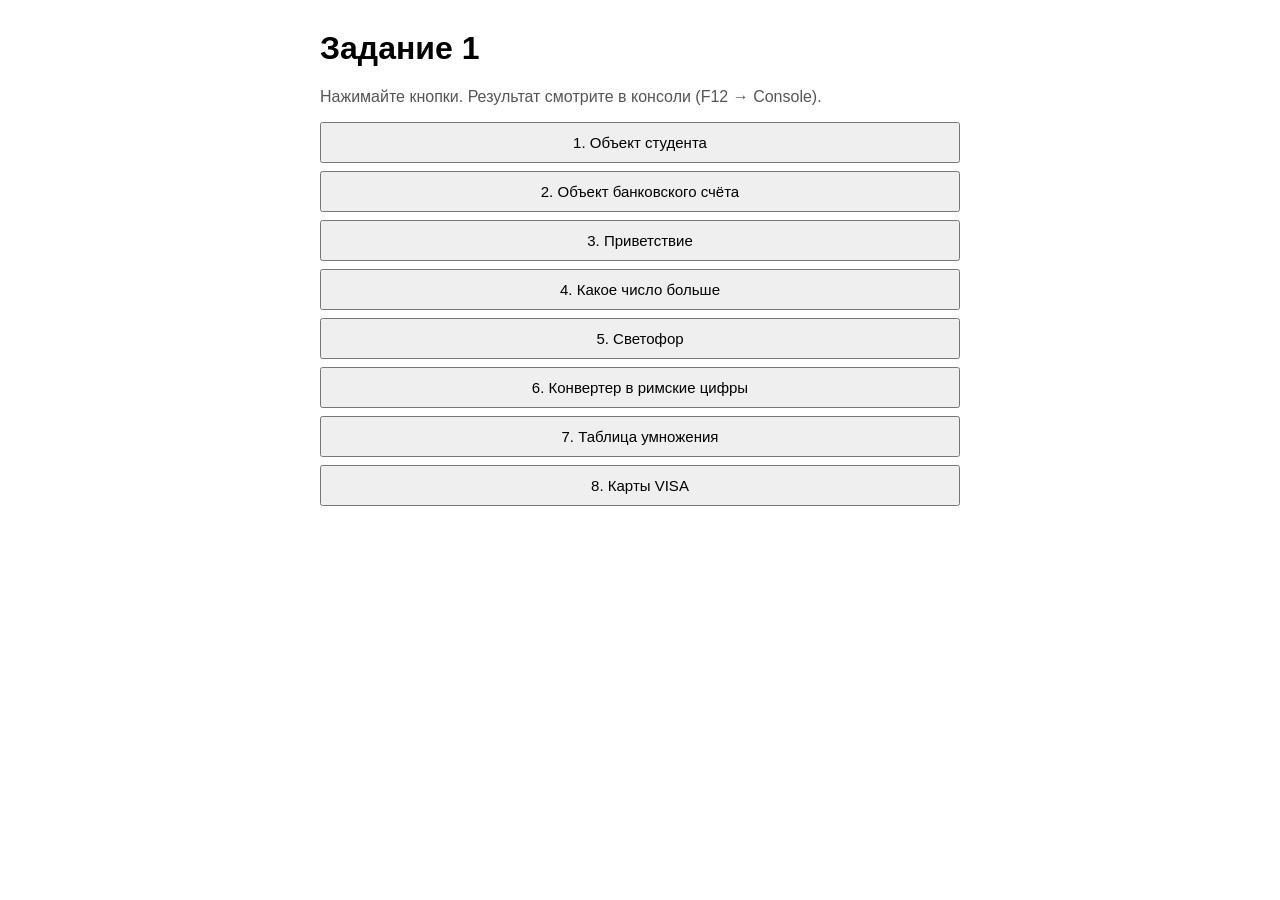
<file: practise_1/index.html>
<!DOCTYPE html>
<html lang="ru">
<head>
  <meta charset="UTF-8">
  <title>Задание 1</title>
  <style>
    body { font-family: Arial, sans-serif; max-width: 640px; margin: 30px auto; padding: 0 16px; }
    button { display: block; width: 100%; padding: 10px; margin-bottom: 8px; font-size: 15px; cursor: pointer; }
    p { color: #555; }
  </style>
</head>
<body>
  <h1>Задание 1</h1>
  <p>Нажимайте кнопки. Результат смотрите в консоли (F12 → Console).</p>

  <button onclick="task1()">1. Объект студента</button>
  <button onclick="task2()">2. Объект банковского счёта</button>
  <button onclick="task3()">3. Приветствие</button>
  <button onclick="task4()">4. Какое число больше</button>
  <button onclick="task5()">5. Светофор</button>
  <button onclick="task6()">6. Конвертер в римские цифры</button>
  <button onclick="task7()">7. Таблица умножения</button>
  <button onclick="task8()">8. Карты VISA</button>

  <script>
    // 1. Объект студента
    const student = {
      firstName: "Алтай",
      lastName: "Абдурахим",
      group: "IT-125",
      currentMonth: 3,
      isGraduate: false,
      direction: "IT",
      monthsPassed: 2
    };

    // 2. Объект банковского счёта
    const bankAccount = {
      number: "KZ1234567890",
      currency: "KZT",
      balance: 150000,
      ownerName: "Алтай Абдурахим",
      isBlocked: false
    };ф

    function task1() {
      console.log("Студент:", student);
    }

    function task2() {
      console.log("Банковский счёт:", bankAccount);
    }

    // 3. Приветствие
    function task3() {
      const name = prompt("Введите имя:");
      const surname = prompt("Введите фамилию:");
      console.log("Здравствуйте, " + name + " " + surname + "!");
    }

    // 4. Какое число больше
    function task4() {
      const number1 = Number(prompt("Введите первое число:"));
      const number2 = Number(prompt("Введите второе число:"));

      if (number1 > number2) {
        console.log("Больше число " + number1);
      } else if (number2 > number1) {
        console.log("Больше число " + number2);
      } else {
        console.log("Числа равны");
      }
    }

    // 5. Светофор
    function task5() {
      const color = prompt("Введите цвет светофора:").trim().toLowerCase();

      switch (color) {
        case "красный":
          console.log("Красный: стой!");
          break;
        case "жёлтый":
        case "желтый":
          console.log("Жёлтый: жди!");
          break;
        case "зелёный":
        case "зеленый":
          console.log("Зелёный: иди!");
          break;
        default:
          console.log("Неизвестный цвет");
      }
    }

    // 6. Конвертер в римские цифры (1-9)
    function task6() {
      const num = Number(prompt("Введите число от 1 до 9:"));
      const roman = ["I", "II", "III", "IV", "V", "VI", "VII", "VIII", "IX"];

      if (Number.isInteger(num) && num >= 1 && num <= 9) {
        console.log(num + " -> " + roman[num - 1]);
      } else {
        console.log("Ошибка: нужно целое число от 1 до 9");
      }
    }

    // 7. Таблица умножения
    function task7() {
      const n = Number(prompt("Введите число от 2 до 10:"));

      if (Number.isInteger(n) && n >= 2 && n <= 10) {
        for (let i = 1; i <= 10; i++) {
          console.log(n + " × " + i + " = " + n * i);
        }
      } else {
        console.log("Ошибка: нужно число от 2 до 10");
      }
    }

    // 8. Подсчёт карт VISA
    function task8() {
      const cards = ["46782346", "45781218", "79874568", "12157845", "36151845", "41250895", "41201961"];
      let visaCount = 0;

      for (let i = 0; i < cards.length; i++) {
        if (cards[i][0] === "4") {
          visaCount++;
        }
      }

      const message = "Карт VISA " + visaCount + " из " + cards.length;
      console.log(message);
      alert(message);
    }
  </script>
</body>
</html>
</file>
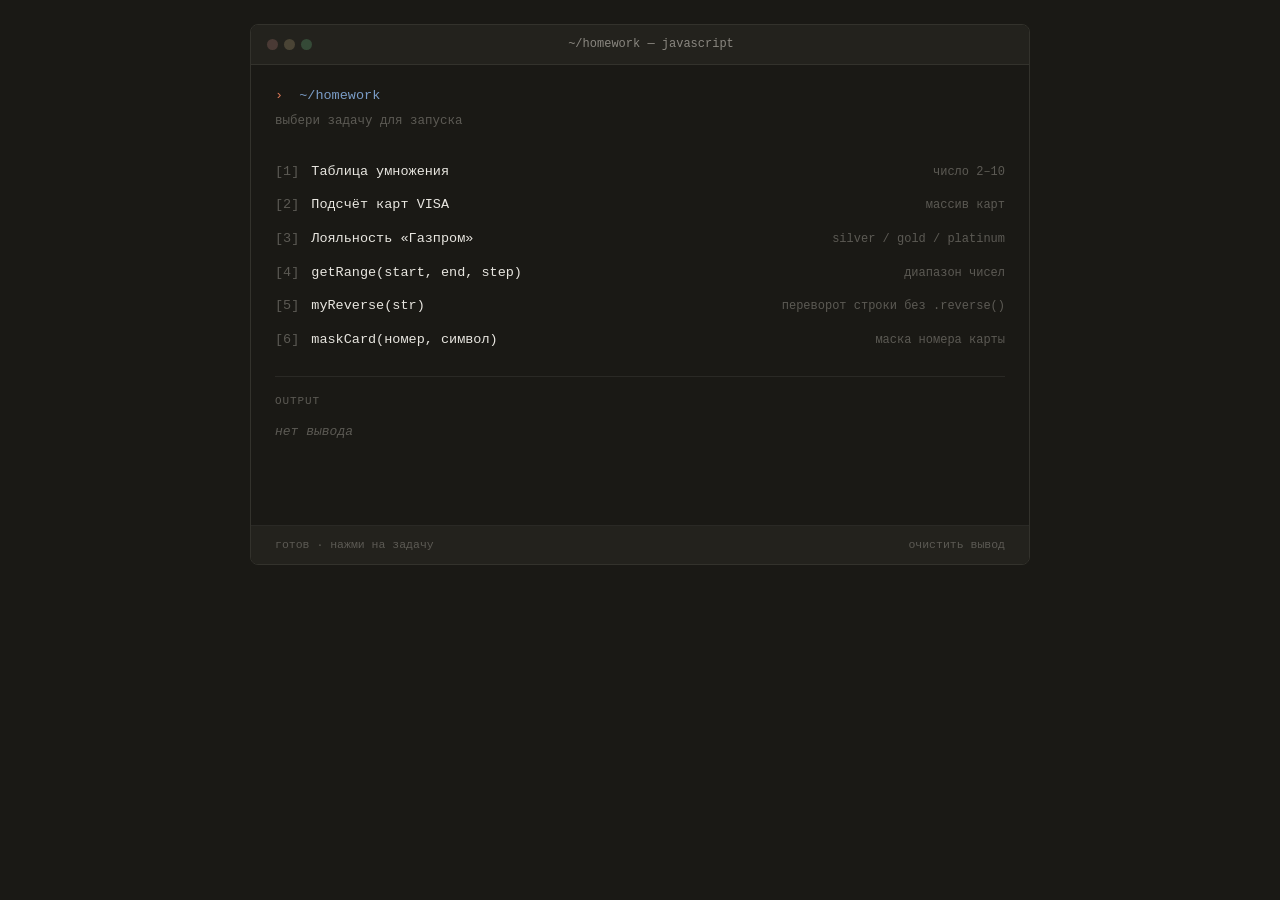
<file: практика 2/index.html>
<!DOCTYPE html>
<html lang="ru">
<head>
    <meta charset="UTF-8">
    <meta name="viewport" content="width=device-width, initial-scale=1.0">
    <title>Домашние задачи · JavaScript</title>
    <style>
        /* ===== Базовое ===== */
        :root {
            --bg:         #1a1915;
            --bg-elev:    #23221d;
            --border:     #33322c;
            --border-dim: #2a2925;
            --text:       #e8e6e0;
            --text-dim:   #8a8780;
            --text-mute:  #5c5a54;
            --accent:     #d97757;   /* терракотовый, как в Claude */
            --accent-dim: #b85f45;
            --green:      #7fb069;
            --red:        #d97757;
            --yellow:     #d4a857;
            --blue:       #7a9cc6;
        }

        * {
            margin: 0;
            padding: 0;
            box-sizing: border-box;
        }

        html, body {
            height: 100%;
        }

        body {
            background: var(--bg);
            color: var(--text);
            font-family: 'SF Mono', 'Monaco', 'Consolas', 'Liberation Mono', monospace;
            font-size: 13.5px;
            line-height: 1.6;
            padding: 24px;
            display: flex;
            justify-content: center;
            align-items: flex-start;
            -webkit-font-smoothing: antialiased;
        }

        .terminal {
            width: 100%;
            max-width: 780px;
            background: var(--bg);
            border: 1px solid var(--border);
            border-radius: 8px;
            overflow: hidden;
        }

        /* ===== Заголовок окна ===== */
        .titlebar {
            display: flex;
            align-items: center;
            gap: 12px;
            padding: 10px 16px;
            background: var(--bg-elev);
            border-bottom: 1px solid var(--border);
        }

        .dots {
            display: flex;
            gap: 6px;
        }

        .dot {
            width: 11px;
            height: 11px;
            border-radius: 50%;
            background: var(--border);
        }
        .dot.red    { background: #4a3a35; }
        .dot.yellow { background: #4a4435; }
        .dot.green  { background: #354a37; }

        .title {
            color: var(--text-dim);
            font-size: 12px;
            flex: 1;
            text-align: center;
            margin-right: 35px;
        }

        /* ===== Тело ===== */
        .body {
            padding: 20px 24px 24px;
        }

        /* ===== Приветствие ===== */
        .prompt-line {
            color: var(--text-dim);
            margin-bottom: 4px;
        }

        .prompt-line .symbol {
            color: var(--accent);
            margin-right: 8px;
        }

        .prompt-line .path {
            color: var(--blue);
        }

        .hint {
            color: var(--text-mute);
            margin-bottom: 24px;
            font-size: 12.5px;
        }

        /* ===== Список задач ===== */
        .task {
            display: flex;
            align-items: baseline;
            gap: 12px;
            padding: 6px 0;
            cursor: pointer;
            border: none;
            background: none;
            color: var(--text);
            font: inherit;
            text-align: left;
            width: 100%;
            transition: color 0.12s ease;
        }

        .task:hover .task-name {
            color: var(--accent);
        }

        .task:hover .task-marker {
            color: var(--accent);
        }

        .task-marker {
            color: var(--text-mute);
            transition: color 0.12s ease;
            user-select: none;
            flex-shrink: 0;
        }

        .task-name {
            flex: 1;
            transition: color 0.12s ease;
        }

        .task-name .num {
            color: var(--text-mute);
            margin-right: 4px;
        }

        .task-hint {
            color: var(--text-mute);
            font-size: 12px;
        }

        /* ===== Разделитель ===== */
        .divider {
            height: 1px;
            background: var(--border-dim);
            margin: 20px 0 16px;
        }

        /* ===== Вывод ===== */
        .output-label {
            color: var(--text-mute);
            font-size: 11px;
            text-transform: uppercase;
            letter-spacing: 0.08em;
            margin-bottom: 10px;
        }

        #output {
            font-family: inherit;
            font-size: 13px;
            line-height: 1.7;
            color: var(--text);
            white-space: pre-wrap;
            word-break: break-word;
            min-height: 80px;
        }

        #output:empty::before {
            content: "нет вывода";
            color: var(--text-mute);
            font-style: italic;
        }

        .line        { display: block; }
        .line-info   { color: var(--text-dim); }
        .line-ok     { color: var(--green); }
        .line-err    { color: var(--red); }
        .line-warn   { color: var(--yellow); }
        .line-accent { color: var(--accent); }

        /* ===== Футер ===== */
        .footer {
            border-top: 1px solid var(--border-dim);
            padding: 10px 24px;
            display: flex;
            justify-content: space-between;
            color: var(--text-mute);
            font-size: 11.5px;
            background: var(--bg-elev);
        }

        .footer kbd {
            font-family: inherit;
            background: var(--bg);
            border: 1px solid var(--border);
            border-radius: 3px;
            padding: 1px 5px;
            font-size: 10.5px;
            color: var(--text-dim);
        }

        .clear-link {
            background: none;
            border: none;
            color: var(--text-mute);
            font: inherit;
            font-size: 11.5px;
            cursor: pointer;
            padding: 0;
            transition: color 0.12s ease;
        }
        .clear-link:hover {
            color: var(--accent);
        }
    </style>
</head>
<body>
    <div class="terminal">
        <!-- Заголовок в стиле macOS терминала -->
        <div class="titlebar">
            <div class="dots">
                <span class="dot red"></span>
                <span class="dot yellow"></span>
                <span class="dot green"></span>
            </div>
            <span class="title">~/homework — javascript</span>
        </div>

        <div class="body">
            <!-- Строка приглашения -->
            <div class="prompt-line">
                <span class="symbol">›</span>
                <span class="path">~/homework</span>
            </div>
            <div class="hint">выбери задачу для запуска</div>

            <!-- Список задач -->
            <button class="task" onclick="runTask1()">
                <span class="task-marker">[1]</span>
                <span class="task-name">Таблица умножения</span>
                <span class="task-hint">число 2–10</span>
            </button>

            <button class="task" onclick="runTask2()">
                <span class="task-marker">[2]</span>
                <span class="task-name">Подсчёт карт VISA</span>
                <span class="task-hint">массив карт</span>
            </button>

            <button class="task" onclick="runTask3()">
                <span class="task-marker">[3]</span>
                <span class="task-name">Лояльность «Газпром»</span>
                <span class="task-hint">silver / gold / platinum</span>
            </button>

            <button class="task" onclick="runTask4()">
                <span class="task-marker">[4]</span>
                <span class="task-name">getRange(start, end, step)</span>
                <span class="task-hint">диапазон чисел</span>
            </button>

            <button class="task" onclick="runTask5()">
                <span class="task-marker">[5]</span>
                <span class="task-name">myReverse(str)</span>
                <span class="task-hint">переворот строки без .reverse()</span>
            </button>

            <button class="task" onclick="runTask6()">
                <span class="task-marker">[6]</span>
                <span class="task-name">maskCard(номер, символ)</span>
                <span class="task-hint">маска номера карты</span>
            </button>

            <div class="divider"></div>

            <!-- Вывод -->
            <div class="output-label">output</div>
            <pre id="output"></pre>
        </div>

        <div class="footer">
            <span>готов · нажми на задачу</span>
            <button class="clear-link" onclick="clearOutput()">очистить вывод</button>
        </div>
    </div>

    <script>
        /* ===== Утилиты вывода ===== */
        const output = document.getElementById("output");

        function log(text, type = "") {
            const span = document.createElement("span");
            span.className = "line" + (type ? " line-" + type : "");
            span.textContent = text + "\n";
            output.appendChild(span);
            // автоскролл контейнера, если он ограничен
            output.scrollIntoView({ block: "nearest" });
        }

        function clearOutput() {
            output.textContent = "";
        }

        /* ===================================================
           ЗАДАЧА 1 — Таблица умножения
        =================================================== */
        function runTask1() {
            clearOutput();
            log("$ задача 1: таблица умножения", "accent");

            const input = prompt("Введите число от 2 до 10:");
            if (input === null) {
                log("✖ ввод отменён", "err");
                return;
            }

            const number = Number(input);
            if (isNaN(number)) {
                log("✖ это не число", "err");
                return;
            }

            if (number < 2 || number > 10) {
                log("✖ число должно быть от 2 до 10", "err");
                return;
            }

            for (let i = 1; i <= 10; i++) {
                log(`${number} × ${i} = ${number * i}`);
            }
            log("✔ готово", "ok");
        }

        /* ===================================================
           ЗАДАЧА 2 — Подсчёт карт VISA
        =================================================== */
        function runTask2() {
            clearOutput();
            log("$ задача 2: подсчёт карт VISA", "accent");

            const cards = [
                "46782346", "45781218", "79874568", "12157845",
                "36151845", "41250895", "41201961"
            ];

            log("массив: " + cards.join(" "), "info");

            let visaCount = 0;
            for (const card of cards) {
                if (card.startsWith("4")) visaCount++;
            }

            log(`Карт VISA ${visaCount} из ${cards.length}`, "ok");
        }

        /* ===================================================
           ЗАДАЧА 3 — Система лояльности «Газпром»
        =================================================== */
        function runTask3() {
            clearOutput();
            log("$ задача 3: лояльность «Газпром»", "accent");

            const cardInput = prompt("Введите тип карты (SILVER / GOLD / PLATINUM):");
            if (cardInput === null) {
                log("✖ ввод отменён", "err");
                return;
            }

            const cardType = cardInput.trim().toUpperCase();
            const litersInput = prompt("Введите количество литров:");
            if (litersInput === null) {
                log("✖ ввод отменён", "err");
                return;
            }

            const liters = Number(litersInput);
            if (isNaN(liters) || liters <= 0) {
                log("✖ некорректное количество литров", "err");
                return;
            }

            let rate;
            if (cardType === "SILVER")        rate = 0.5;
            else if (cardType === "GOLD")     rate = 0.75;
            else if (cardType === "PLATINUM") rate = 1;
            else {
                log(`✖ неизвестный тип карты: ${cardType}`, "err");
                return;
            }

            const points = liters * rate;
            log(`карта        ${cardType}`, "info");
            log(`литров       ${liters}`, "info");
            log(`коэффициент  ${rate} балла/литр`, "info");
            log(`итого        ${points} баллов`, "ok");
        }

        /* ===================================================
           ЗАДАЧА 4 — getRange(start, end, step = 1)
           Генерирует массив чисел в диапазоне [start; end]
           с заданным шагом (по умолчанию 1).
        =================================================== */
        function getRange(start, end, step = 1) {
            const result = [];
            for (let i = start; i <= end; i += step) {
                result.push(i);
            }
            return result;
        }

        function runTask4() {
            clearOutput();
            log("$ задача 4: getRange(start, end, step)", "accent");

            const startInput = prompt("Введите начало диапазона:");
            if (startInput === null) {
                log("✖ ввод отменён", "err");
                return;
            }

            const endInput = prompt("Введите конец диапазона:");
            if (endInput === null) {
                log("✖ ввод отменён", "err");
                return;
            }

            // поле уже заполнено значением "1" — можно просто нажать OK
            const stepInput = prompt("Введите шаг:", "1");
            if (stepInput === null) {
                log("✖ ввод отменён", "err");
                return;
            }

            const start = Number(startInput);
            const end = Number(endInput);
            const step = stepInput.trim() === "" ? 1 : Number(stepInput);

            if (isNaN(start) || isNaN(end) || isNaN(step)) {
                log("✖ все значения должны быть числами", "err");
                return;
            }
            if (step <= 0) {
                log("✖ шаг должен быть положительным числом", "err");
                return;
            }
            if (start > end) {
                log("✖ начало диапазона больше конца", "err");
                return;
            }

            const range = getRange(start, end, step);
            log(`getRange(${start}, ${end}, ${step})`, "info");
            log(`[${range.join(", ")}]`, "ok");
        }

        /* ===================================================
           ЗАДАЧА 5 — myReverse(str)
           Переворот строки без встроенного .reverse().
           Цикл идёт с конца строки в начало через i--.
        =================================================== */
        function myReverse(str) {
            let result = "";
            for (let i = str.length - 1; i >= 0; i--) {
                result += str[i];
            }
            return result;
        }

        function runTask5() {
            clearOutput();
            log("$ задача 5: myReverse(str)", "accent");

            const input = prompt("Введите строку для переворота:");
            if (input === null) {
                log("✖ ввод отменён", "err");
                return;
            }

            const reversed = myReverse(input);
            log(`myReverse("${input}")`, "info");
            log(`"${reversed}"`, "ok");
        }

        /* ===================================================
           ЗАДАЧА 6 — maskCard(cardNumber, maskChar = "X")
           Показывает первые 6 и последние 4 символа,
           остальное закрывает символом maskChar.
        =================================================== */
        function maskCard(cardNumber, maskChar = "X") {
            const visibleStart = 6;
            const visibleEnd = 4;

            if (cardNumber.length <= visibleStart + visibleEnd) {
                return cardNumber; // номер слишком короткий, маскировать нечего
            }

            const start = cardNumber.slice(0, visibleStart);
            const end = cardNumber.slice(-visibleEnd);
            const hiddenLength = cardNumber.length - visibleStart - visibleEnd;
            const masked = maskChar.repeat(hiddenLength);

            return start + masked + end;
        }

        function runTask6() {
            clearOutput();
            log("$ задача 6: maskCard(номер, символ)", "accent");

            const cardInput = prompt("Введите номер карты:");
            if (cardInput === null) {
                log("✖ ввод отменён", "err");
                return;
            }

            // поле уже заполнено значением "X" — можно просто нажать OK
            const maskInput = prompt("Символ маскировки:", "X");
            if (maskInput === null) {
                log("✖ ввод отменён", "err");
                return;
            }

            const card = cardInput.trim();
            const maskChar = maskInput.trim() === "" ? "X" : maskInput.trim();

            const masked = maskCard(card, maskChar);
            log(`maskCard("${card}", "${maskChar}")`, "info");
            log(masked, "ok");
        }
    </script>
</body>
</html>
</file>
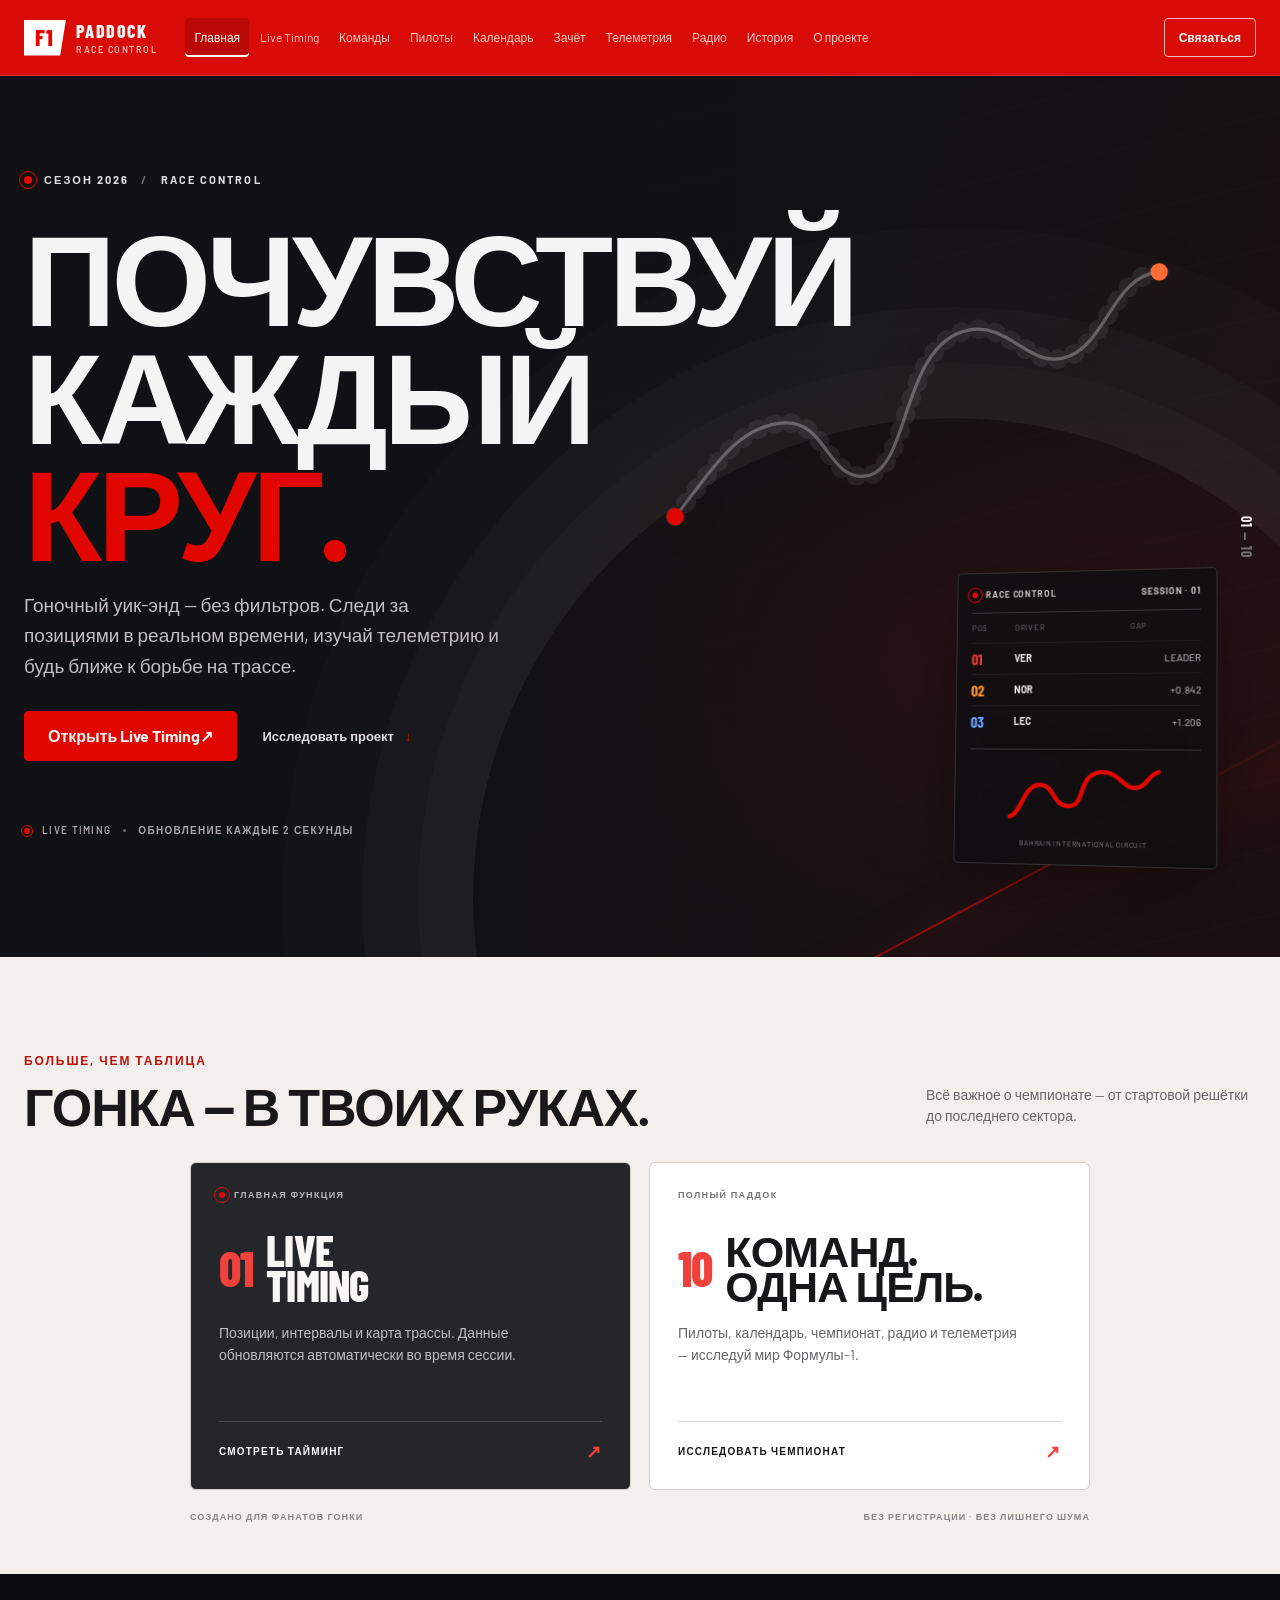
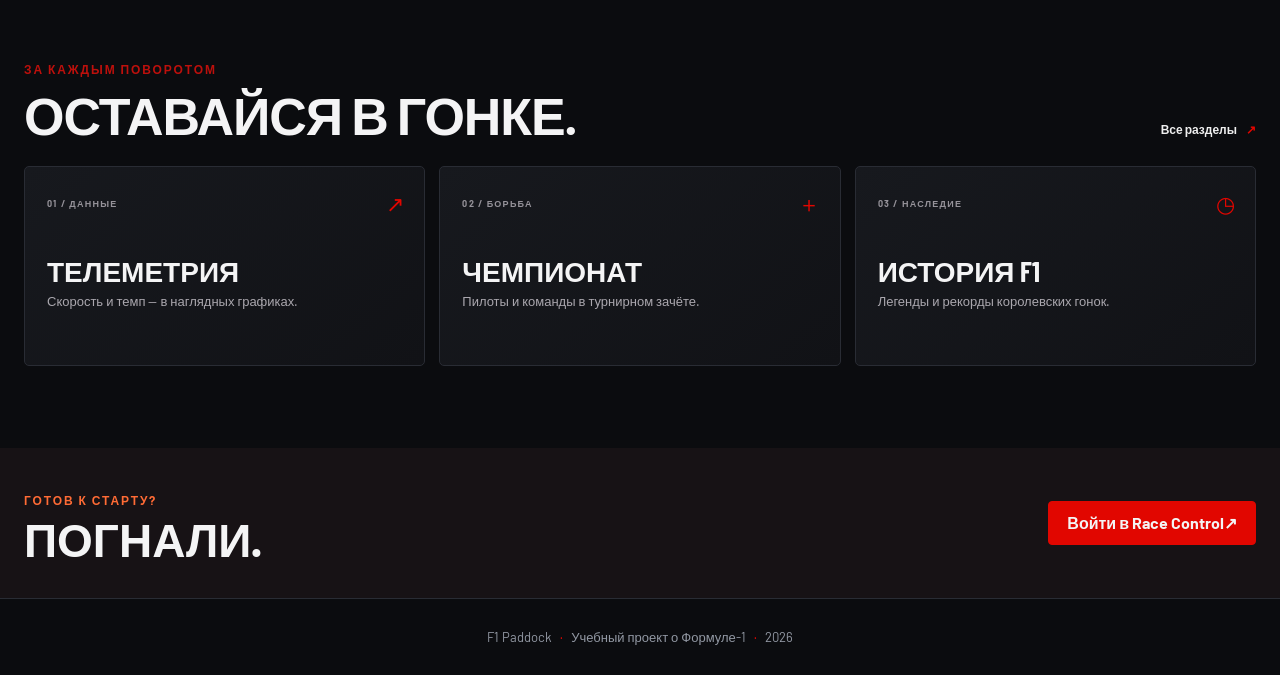
<file: f1_dash/frontend/index.html>
<!doctype html>
<html lang="ru">
<head>
  <meta charset="utf-8">
  <meta name="viewport" content="width=device-width, initial-scale=1">
  <meta name="theme-color" content="#e10600">
  <meta name="description" content="Гоночный уик-энд в одном месте: Live Timing, команды, пилоты и телеметрия Формулы-1.">
  <title>F1 Paddock — почувствуй гонку</title>
  <link rel="stylesheet" href="../assets/css/style.css">
  <link rel="stylesheet" href="../assets/css/home.css">
</head>
<body>
  <header class="site-header">
    <a class="brand" href="index.html" aria-label="F1 Paddock — главная">
      <span class="brand-mark">F1</span>
      <span>PADDOCK<span class="brand-sub">RACE CONTROL</span></span>
    </a>
    <nav class="site-nav" aria-label="Основная навигация">
      <a class="active" href="index.html">Главная</a>
      <a href="live.html">Live Timing</a>
      <a href="teams.html">Команды</a>
      <a href="drivers.html">Пилоты</a>
      <a href="calendar.html">Календарь</a>
      <a href="standings.html">Зачёт</a>
      <a href="telemetry.html">Телеметрия</a>
      <a href="radio.html">Радио</a>
      <a href="history.html">История</a>
      <a href="about.html">О проекте</a>
    </nav>
  </header>

  <main id="content">
    <section class="home-hero">
      <div class="hero-lines" aria-hidden="true"></div>
      <svg class="hero-circuit" viewBox="0 0 640 390" fill="none" aria-hidden="true">
        <path d="M103 303c30-36 55-85 102-87 39-2 40 56 77 49 39-8 31-122 93-135 39-8 58 39 94 24 35-15 41-74 83-78" stroke="currentColor" stroke-width="3"/>
        <path d="M103 303c30-36 55-85 102-87 39-2 40 56 77 49 39-8 31-122 93-135 39-8 58 39 94 24 35-15 41-74 83-78" stroke="currentColor" stroke-width="18" stroke-linecap="round" stroke-dasharray="1 15" opacity=".26"/>
        <circle cx="103" cy="303" r="8" fill="#e10600"/><circle cx="552" cy="76" r="8" fill="#ff6b35"/>
      </svg>
      <div class="container hero-inner">
        <span class="hero-kicker"><span class="sonar" aria-hidden="true"></span>СЕЗОН 2026 <span class="kicker-divider">/</span> RACE CONTROL</span>
        <h1>Почувствуй<br>каждый <span>круг.</span></h1>
        <p class="hero-copy">Гоночный уик-энд — без фильтров. Следи за позициями в реальном времени, изучай телеметрию и будь ближе к борьбе на трассе.</p>
        <div class="hero-actions">
          <a class="button button-primary" href="live.html">Открыть Live Timing <span aria-hidden="true">↗</span></a>
          <a class="hero-secondary" href="#experience">Исследовать проект <span aria-hidden="true">↓</span></a>
        </div>
        <div class="hero-proof"><span class="live-pulse"></span> LIVE TIMING <i></i> ОБНОВЛЕНИЕ КАЖДЫЕ 2 СЕКУНДЫ</div>
      </div>
      <div class="hero-telemetry" aria-hidden="true">
        <div class="telemetry-top"><span><b class="sonar"></b> RACE CONTROL</span><span>SESSION · 01</span></div>
        <div class="telemetry-head"><span>POS</span><span>DRIVER</span><span>GAP</span></div>
        <div class="telemetry-row"><strong class="pos red-pos">01</strong><b>VER</b><span>LEADER</span></div>
        <div class="telemetry-row"><strong class="pos orange-pos">02</strong><b>NOR</b><span>+0.842</span></div>
        <div class="telemetry-row"><strong class="pos blue-pos">03</strong><b>LEC</b><span>+1.206</span></div>
        <div class="telemetry-track"><svg viewBox="0 0 220 90" fill="none"><path d="M24 66c14-4 15-34 34-37 19-2 16 26 37 24 18-2 9-35 34-39 24-4 28 24 47 16 9-4 10-14 21-17" stroke="#e10600" stroke-width="5" stroke-linecap="round"/></svg><span>BAHRAIN INTERNATIONAL CIRCUIT</span></div>
      </div>
      <div class="hero-index" aria-hidden="true">01 <span>— 10</span></div>
    </section>

    <section class="experience" id="experience">
      <div class="container">
        <div class="experience-heading">
          <div><span class="eyebrow">БОЛЬШЕ, ЧЕМ ТАБЛИЦА</span><h2>Гонка — в твоих руках.</h2></div>
          <p>Всё важное о чемпионате — от стартовой решётки до последнего сектора.</p>
        </div>
        <div class="experience-grid">
          <a class="experience-card experience-live" href="live.html">
            <div class="plan-label"><span class="sonar" aria-hidden="true"></span> ГЛАВНАЯ ФУНКЦИЯ</div>
            <div class="plan-brand"><span class="plan-symbol">01</span><span>LIVE<br>TIMING</span></div>
            <p>Позиции, интервалы и карта трассы. Данные обновляются автоматически во время сессии.</p>
            <span class="plan-link">СМОТРЕТЬ ТАЙМИНГ <b aria-hidden="true">↗</b></span>
          </a>
          <a class="experience-card experience-world" href="teams.html">
            <div class="plan-label">ПОЛНЫЙ ПАДДОК</div>
            <div class="plan-brand"><span class="plan-symbol">10</span><span>КОМАНД.<br>ОДНА ЦЕЛЬ.</span></div>
            <p>Пилоты, календарь, чемпионат, радио и телеметрия — исследуй мир Формулы-1.</p>
            <span class="plan-link">ИССЛЕДОВАТЬ ЧЕМПИОНАТ <b aria-hidden="true">↗</b></span>
          </a>
        </div>
        <div class="experience-footnote"><span>СОЗДАНО ДЛЯ ФАНАТОВ ГОНКИ</span><span>БЕЗ РЕГИСТРАЦИИ · БЕЗ ЛИШНЕГО ШУМА</span></div>
      </div>
    </section>

    <section class="features-section container">
      <div class="section-heading">
        <div><span class="eyebrow">ЗА КАЖДЫМ ПОВОРОТОМ</span><h2>Оставайся в гонке.</h2></div>
        <a class="text-link" href="calendar.html">Все разделы <span aria-hidden="true">↗</span></a>
      </div>
      <div class="feature-grid">
        <a class="feature-tile" href="telemetry.html"><span class="tile-icon">↗</span><span class="tile-index">01 / ДАННЫЕ</span><h3>Телеметрия</h3><p>Скорость и темп — в наглядных графиках.</p></a>
        <a class="feature-tile" href="standings.html"><span class="tile-icon">＋</span><span class="tile-index">02 / БОРЬБА</span><h3>Чемпионат</h3><p>Пилоты и команды в турнирном зачёте.</p></a>
        <a class="feature-tile" href="history.html"><span class="tile-icon">◷</span><span class="tile-index">03 / НАСЛЕДИЕ</span><h3>История F1</h3><p>Легенды и рекорды королевских гонок.</p></a>
      </div>
    </section>

    <section class="home-bottom">
      <div class="container bottom-inner">
        <div><span class="eyebrow">ГОТОВ К СТАРТУ?</span><h2>Погнали.</h2></div>
        <a class="button button-primary" href="live.html">Войти в Race Control <span aria-hidden="true">↗</span></a>
      </div>
    </section>
  </main>

  <footer class="footer">F1 Paddock <span>·</span> Учебный проект о Формуле-1 <span>·</span> 2026</footer>
  <script src="../assets/js/modal.js"></script>
</body>
</html>
</file>
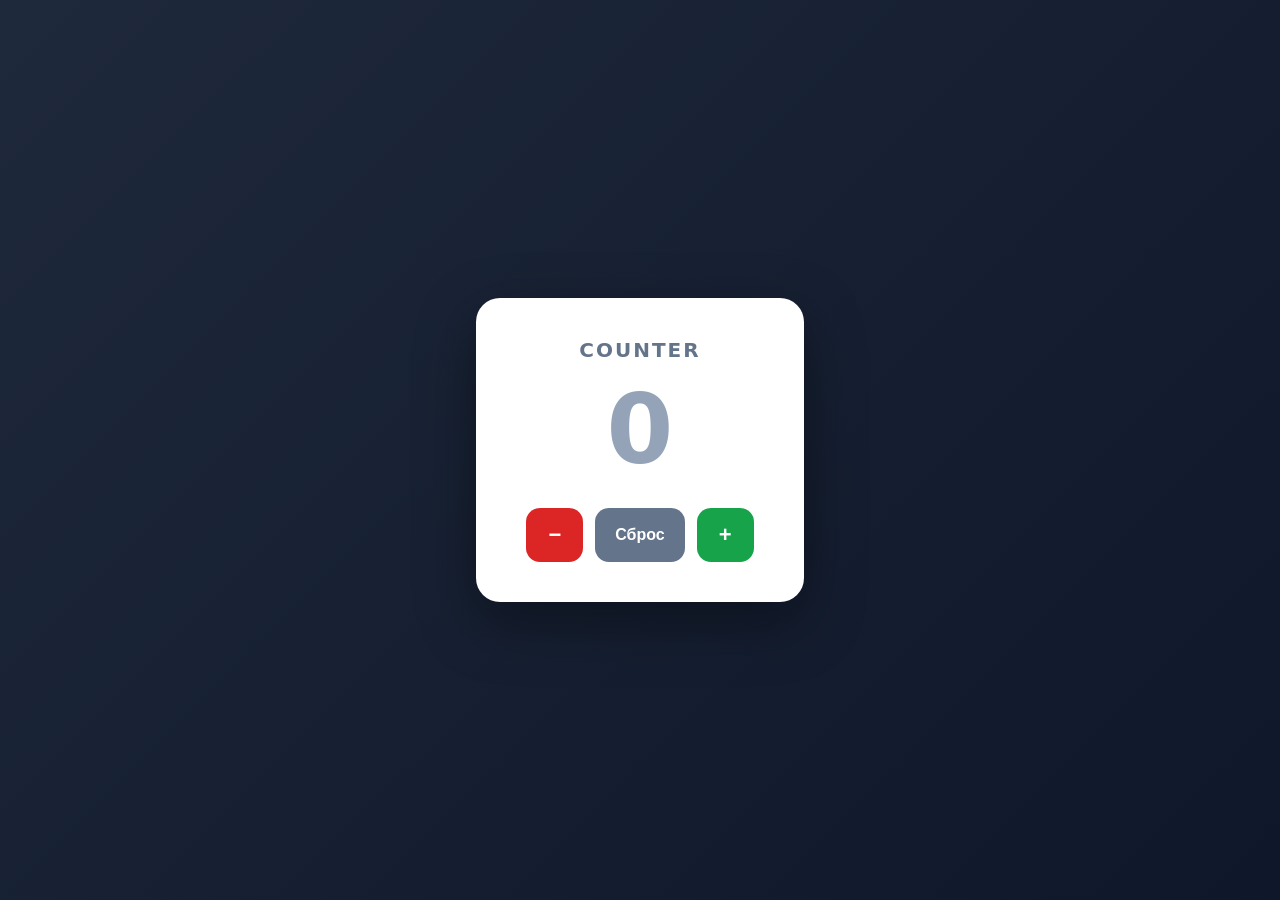
<file: практика 4/counter.html>
<!DOCTYPE html>
<html lang="ru">
<head>
<meta charset="UTF-8">
<title>Counter</title>
<style>
  * { box-sizing: border-box; }
  body {
    margin: 0;
    min-height: 100vh;
    display: flex;
    align-items: center;
    justify-content: center;
    font-family: 'Segoe UI', system-ui, sans-serif;
    background: linear-gradient(135deg, #1e293b, #0f172a);
  }
  .counter {
    background: #ffffff;
    border-radius: 24px;
    padding: 40px 50px;
    text-align: center;
    box-shadow: 0 20px 60px rgba(0, 0, 0, 0.4);
    min-width: 320px;
  }
  .counter h1 {
    margin: 0 0 20px;
    font-size: 20px;
    font-weight: 600;
    color: #64748b;
    letter-spacing: 2px;
    text-transform: uppercase;
  }
  .value {
    font-size: 96px;
    font-weight: 700;
    margin: 10px 0 30px;
    transition: color .25s ease;
    line-height: 1;
  }
  .value.positive { color: #16a34a; }
  .value.zero     { color: #94a3b8; }
  .value.negative { color: #dc2626; }

  .buttons {
    display: flex;
    gap: 12px;
    justify-content: center;
  }
  button {
    border: none;
    border-radius: 14px;
    font-size: 22px;
    font-weight: 600;
    cursor: pointer;
    padding: 14px 22px;
    color: #fff;
    transition: transform .1s ease, filter .2s ease;
  }
  button:hover  { filter: brightness(1.1); }
  button:active { transform: scale(0.95); }

  .btn-inc { background: #16a34a; }
  .btn-dec { background: #dc2626; }
  .btn-reset {
    background: #64748b;
    font-size: 16px;
    padding: 14px 20px;
  }
</style>
</head>
<body>

<div class="counter">
  <h1>Counter</h1>
  <div class="value zero" id="value">0</div>
  <div class="buttons">
    <button class="btn-dec"   id="dec">−</button>
    <button class="btn-reset" id="reset">Сброс</button>
    <button class="btn-inc"   id="inc">+</button>
  </div>
</div>

<script>
  const valueEl = document.getElementById('value');
  let count = 0;

  function render() {
    valueEl.textContent = count;
    valueEl.classList.remove('positive', 'zero', 'negative');

    if (count > 0)      valueEl.classList.add('positive');
    else if (count < 0) valueEl.classList.add('negative');
    else                valueEl.classList.add('zero');
  }

  document.getElementById('inc').addEventListener('click', () => {
    count++;
    render();
  });

  document.getElementById('dec').addEventListener('click', () => {
    count--;
    render();
  });

  document.getElementById('reset').addEventListener('click', () => {
    count = 0;
    render();
  });

  render();
</script>

</body>
</html>
</file>
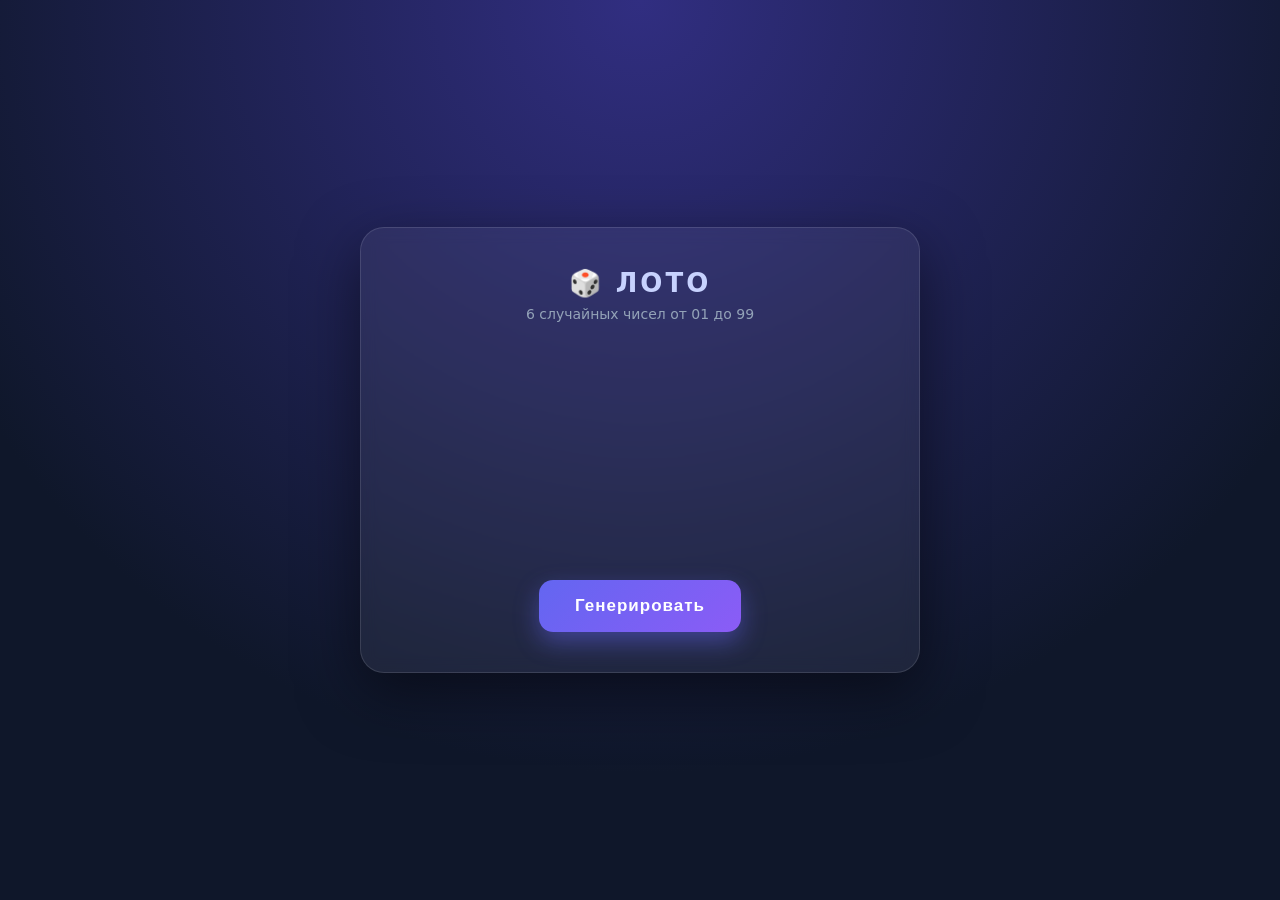
<file: практика 4/loto.html>
<!DOCTYPE html>
<html lang="ru">
<head>
<meta charset="UTF-8">
<title>Лото</title>
<style>
  * { box-sizing: border-box; }
  body {
    margin: 0;
    min-height: 100vh;
    display: flex;
    align-items: center;
    justify-content: center;
    font-family: 'Segoe UI', system-ui, sans-serif;
    background: radial-gradient(circle at top, #312e81, #0f172a 70%);
    color: #fff;
  }
  .lotto {
    background: rgba(255, 255, 255, 0.06);
    border: 1px solid rgba(255, 255, 255, 0.12);
    backdrop-filter: blur(8px);
    border-radius: 24px;
    padding: 40px 50px;
    text-align: center;
    box-shadow: 0 20px 60px rgba(0, 0, 0, 0.5);
    max-width: 560px;
    width: 100%;
  }
  .lotto h1 {
    margin: 0 0 8px;
    font-size: 26px;
    letter-spacing: 3px;
    text-transform: uppercase;
    color: #c7d2fe;
  }
  .lotto p.subtitle {
    margin: 0 0 28px;
    color: #94a3b8;
    font-size: 14px;
  }
  .balls {
    display: grid;
    grid-template-columns: repeat(3, 1fr);
    gap: 18px;
    margin-bottom: 30px;
    min-height: 200px;
    align-content: center;
    justify-items: center;
  }
  .ball {
    width: 84px;
    height: 84px;
    border-radius: 50%;
    display: flex;
    align-items: center;
    justify-content: center;
    font-size: 30px;
    font-weight: 700;
    color: #1e293b;
    background: radial-gradient(circle at 30% 25%, #ffffff, #c7d2fe 70%);
    box-shadow: 0 8px 20px rgba(0, 0, 0, 0.4),
                inset 0 -4px 8px rgba(99, 102, 241, 0.35);
    animation: pop .35s ease backwards;
  }
  @keyframes pop {
    from { transform: scale(0.3); opacity: 0; }
    to   { transform: scale(1);   opacity: 1; }
  }
  .btn-generate {
    border: none;
    border-radius: 14px;
    padding: 16px 36px;
    font-size: 17px;
    font-weight: 600;
    letter-spacing: 1px;
    color: #fff;
    cursor: pointer;
    background: linear-gradient(135deg, #6366f1, #8b5cf6);
    box-shadow: 0 10px 25px rgba(99, 102, 241, 0.45);
    transition: transform .1s ease, filter .2s ease;
  }
  .btn-generate:hover  { filter: brightness(1.1); }
  .btn-generate:active { transform: scale(0.96); }
</style>
</head>
<body>

<div class="lotto">
  <h1>🎲 Лото</h1>
  <p class="subtitle">6 случайных чисел от 01 до 99</p>
  <div class="balls" id="balls"></div>
  <button class="btn-generate" id="generate">Генерировать</button>
</div>

<script>
  function getRandomInt(min, max) {
    min = Math.ceil(min);
    max = Math.floor(max);
    return Math.floor(Math.random() * (max - min + 1)) + min;
  }

  const ballsEl = document.getElementById('balls');

  function generate() {
    ballsEl.innerHTML = ''; // очищаем контейнер

    for (let i = 0; i < 6; i++) {
      const num = getRandomInt(1, 99);
      // padStart добавляет ведущий ноль: 5 -> "05", 25 -> "25"
      const formatted = String(num).padStart(2, '0');

      const ball = document.createElement('div');
      ball.className = 'ball';
      ball.textContent = formatted;
      ball.style.animationDelay = (i * 0.07) + 's'; // лёгкая каскадная анимация

      ballsEl.appendChild(ball);
    }
  }

  document.getElementById('generate').addEventListener('click', generate);
</script>

</body>
</html>
</file>
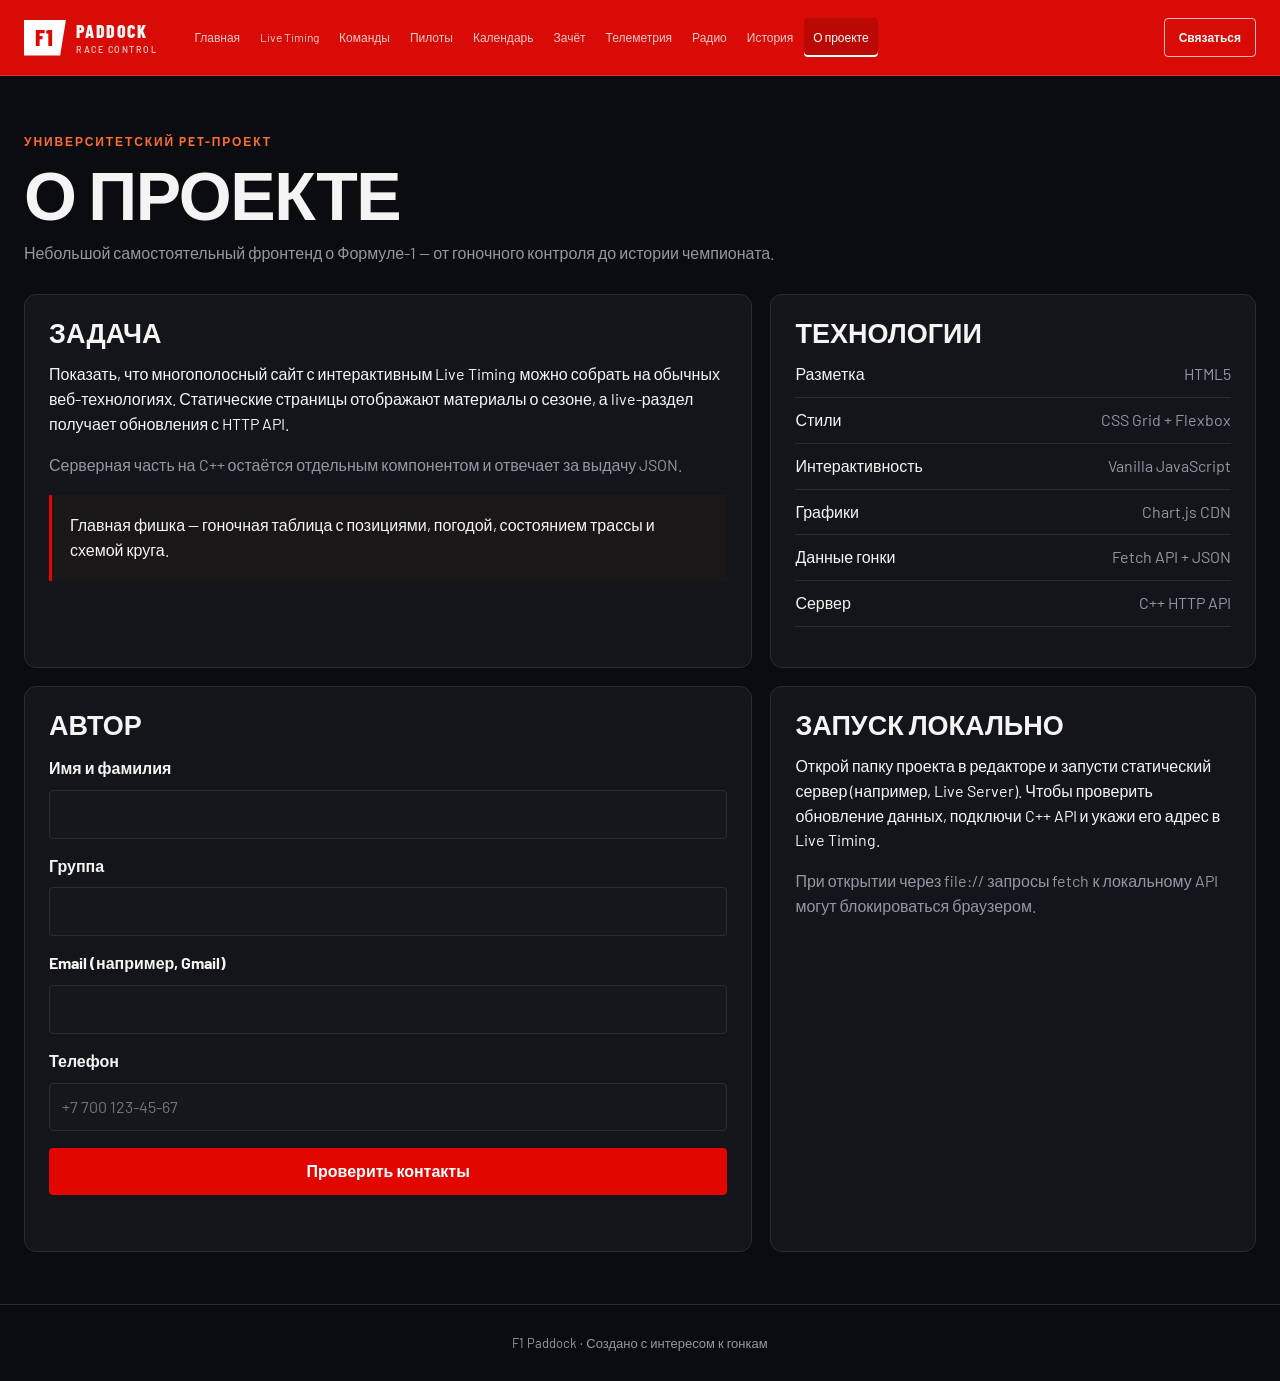
<file: f1_dash/frontend/about.html>
<!doctype html>
<html lang="ru">
<head><meta charset="utf-8"><meta name="viewport" content="width=device-width, initial-scale=1"><title>О проекте — F1 Paddock</title><link rel="stylesheet" href="../assets/css/style.css"><link rel="stylesheet" href="../assets/css/about.css"></head>
<body>
  <header class="site-header"><a class="brand" href="index.html"><span class="brand-mark">F1</span><span>PADDOCK<span class="brand-sub">RACE CONTROL</span></span></a><nav class="site-nav" aria-label="Основная навигация"><a href="index.html">Главная</a><a href="live.html">Live Timing</a><a href="teams.html">Команды</a><a href="drivers.html">Пилоты</a><a href="calendar.html">Календарь</a><a href="standings.html">Зачёт</a><a href="telemetry.html">Телеметрия</a><a href="radio.html">Радио</a><a href="history.html">История</a><a class="active" href="about.html">О проекте</a></nav></header>
  <main class="container section"><span class="eyebrow">Университетский pet-проект</span><h1 class="page-title">О проекте</h1><p class="muted">Небольшой самостоятельный фронтенд о Формуле-1 — от гоночного контроля до истории чемпионата.</p>
    <div class="about-grid" style="margin-top:28px">
      <section class="card about-panel"><h2>Задача</h2><p>Показать, что многополосный сайт с интерактивным Live Timing можно собрать на обычных веб-технологиях. Статические страницы отображают материалы о сезоне, а live-раздел получает обновления с HTTP API.</p><p class="muted">Серверная часть на C++ остаётся отдельным компонентом и отвечает за выдачу JSON.</p><div class="about-callout">Главная фишка — гоночная таблица с позициями, погодой, состоянием трассы и схемой круга.</div></section>
      <section class="card about-panel"><h2>Технологии</h2><ul class="stack-list"><li>Разметка <span>HTML5</span></li><li>Стили <span>CSS Grid + Flexbox</span></li><li>Интерактивность <span>Vanilla JavaScript</span></li><li>Графики <span>Chart.js CDN</span></li><li>Данные гонки <span>Fetch API + JSON</span></li><li>Сервер <span>C++ HTTP API</span></li></ul></section>
      <section class="card about-panel">
        <h2>Автор</h2>
        <form class="contact-form" id="contactForm" novalidate>
          <label for="contactName">Имя и фамилия</label>
          <input id="contactName" name="name" autocomplete="name" required>

          <label for="contactGroup">Группа</label>
          <input id="contactGroup" name="group" required>

          <label for="contactEmail">Email (например, Gmail)</label>
          <input id="contactEmail" name="email" type="email" autocomplete="email" required>

          <label for="contactPhone">Телефон</label>
          <input id="contactPhone" name="phone" type="tel" autocomplete="tel" placeholder="+7 700 123-45-67" required>

          <button class="contact-submit" type="submit">Проверить контакты</button>
          <p class="contact-status" id="contactStatus" role="status" aria-live="polite"></p>
        </form>
      </section>
      <section class="card about-panel"><h2>Запуск локально</h2><p>Открой папку проекта в редакторе и запусти статический сервер (например, Live Server). Чтобы проверить обновление данных, подключи C++ API и укажи его адрес в Live Timing.</p><p class="muted">При открытии через file:// запросы fetch к локальному API могут блокироваться браузером.</p></section>
    </div>
  </main><footer class="footer">F1 Paddock · Создано с интересом к гонкам</footer>
  <script src="../assets/js/about.js"></script>
  <script src="../assets/js/modal.js"></script>
</body></html>
</file>
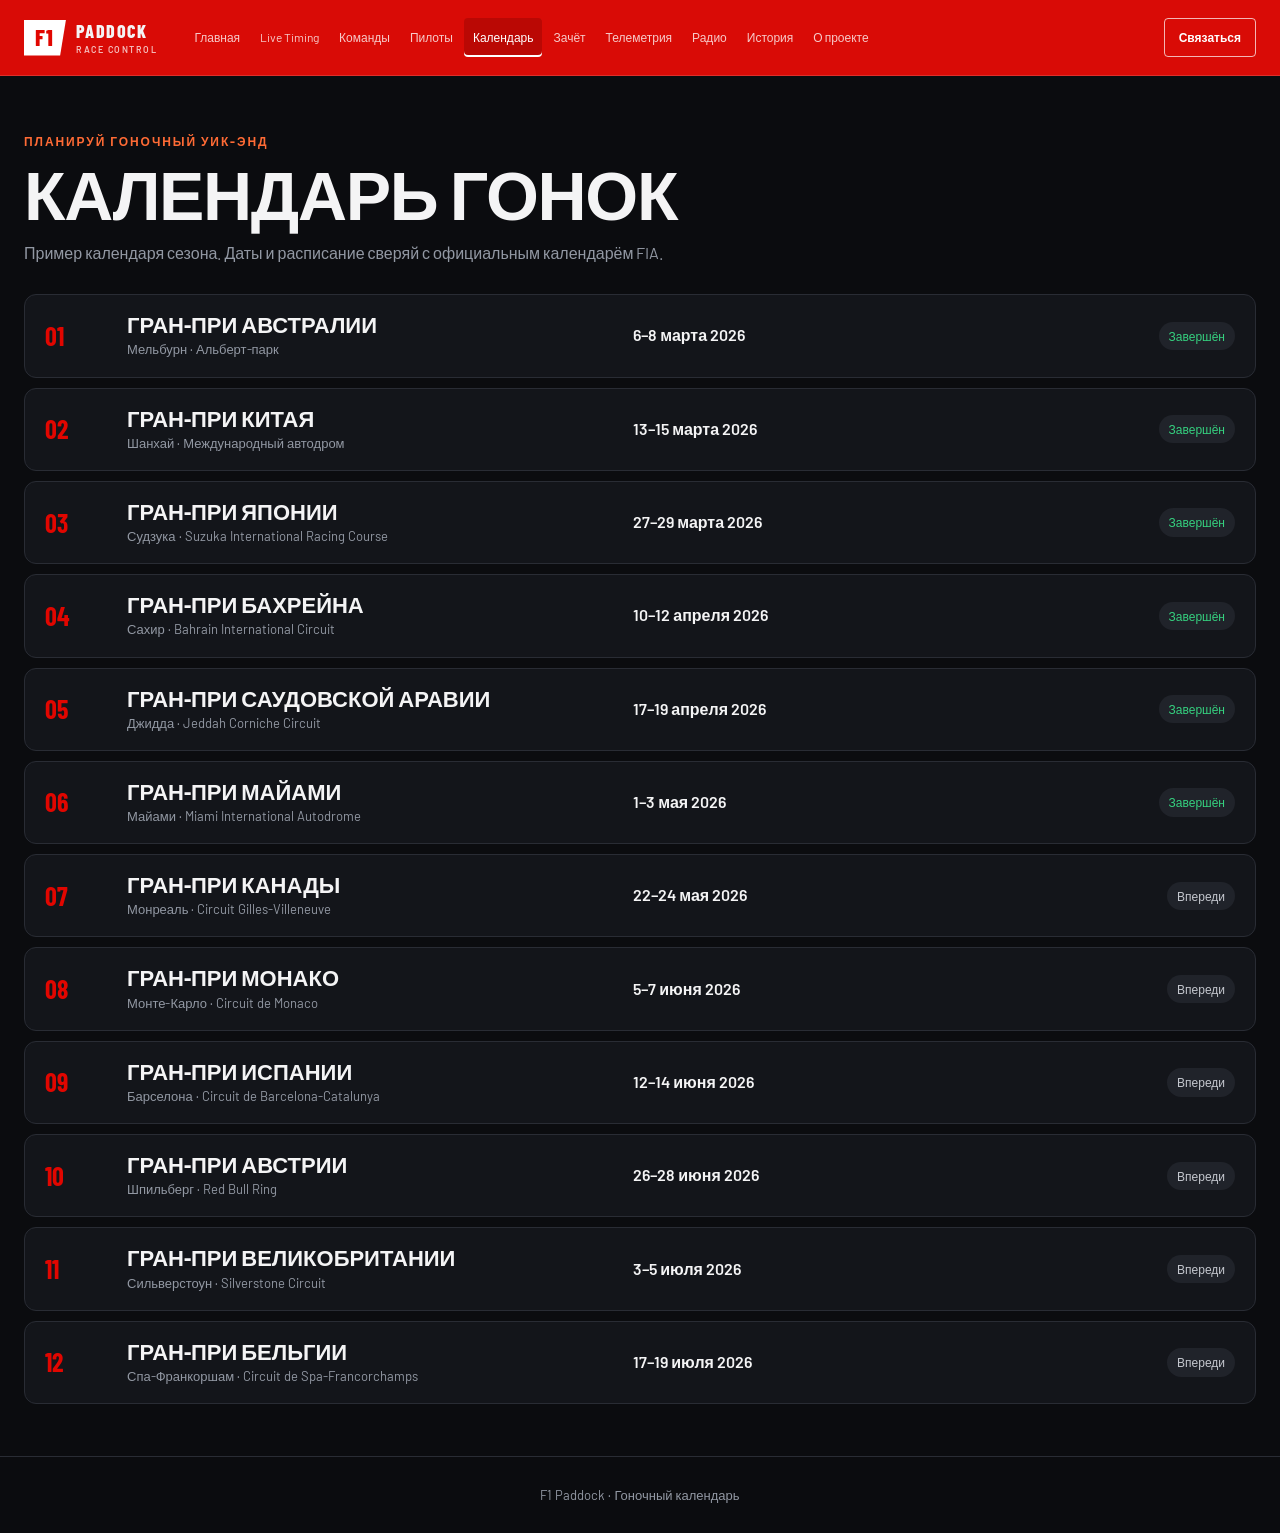
<file: f1_dash/frontend/calendar.html>
<!doctype html>
<html lang="ru">
<head><meta charset="utf-8"><meta name="viewport" content="width=device-width, initial-scale=1"><title>Календарь — F1 Paddock</title><link rel="stylesheet" href="../assets/css/style.css"><link rel="stylesheet" href="../assets/css/calendar.css"></head>
<body>
  <header class="site-header"><a class="brand" href="index.html"><span class="brand-mark">F1</span><span>PADDOCK<span class="brand-sub">RACE CONTROL</span></span></a><nav class="site-nav" aria-label="Основная навигация"><a href="index.html">Главная</a><a href="live.html">Live Timing</a><a href="teams.html">Команды</a><a href="drivers.html">Пилоты</a><a class="active" href="calendar.html">Календарь</a><a href="standings.html">Зачёт</a><a href="telemetry.html">Телеметрия</a><a href="radio.html">Радио</a><a href="history.html">История</a><a href="about.html">О проекте</a></nav></header>
  <main class="container section"><span class="eyebrow">Планируй гоночный уик-энд</span><h1 class="page-title">Календарь гонок</h1><p class="muted">Пример календаря сезона. Даты и расписание сверяй с официальным календарём FIA.</p>
    <div class="race-list" style="margin-top:28px">
      <article class="card race-row"><span class="race-round">01</span><div><h2>Гран-при Австралии</h2><p>Мельбурн · Альберт-парк</p></div><span class="race-date">6–8 марта 2026</span><span class="race-state done">Завершён</span></article>
      <article class="card race-row"><span class="race-round">02</span><div><h2>Гран-при Китая</h2><p>Шанхай · Международный автодром</p></div><span class="race-date">13–15 марта 2026</span><span class="race-state done">Завершён</span></article>
      <article class="card race-row"><span class="race-round">03</span><div><h2>Гран-при Японии</h2><p>Судзука · Suzuka International Racing Course</p></div><span class="race-date">27–29 марта 2026</span><span class="race-state done">Завершён</span></article>
      <article class="card race-row"><span class="race-round">04</span><div><h2>Гран-при Бахрейна</h2><p>Сахир · Bahrain International Circuit</p></div><span class="race-date">10–12 апреля 2026</span><span class="race-state done">Завершён</span></article>
      <article class="card race-row"><span class="race-round">05</span><div><h2>Гран-при Саудовской Аравии</h2><p>Джидда · Jeddah Corniche Circuit</p></div><span class="race-date">17–19 апреля 2026</span><span class="race-state done">Завершён</span></article>
      <article class="card race-row"><span class="race-round">06</span><div><h2>Гран-при Майами</h2><p>Майами · Miami International Autodrome</p></div><span class="race-date">1–3 мая 2026</span><span class="race-state done">Завершён</span></article>
      <article class="card race-row"><span class="race-round">07</span><div><h2>Гран-при Канады</h2><p>Монреаль · Circuit Gilles-Villeneuve</p></div><span class="race-date">22–24 мая 2026</span><span class="race-state">Впереди</span></article>
      <article class="card race-row"><span class="race-round">08</span><div><h2>Гран-при Монако</h2><p>Монте-Карло · Circuit de Monaco</p></div><span class="race-date">5–7 июня 2026</span><span class="race-state">Впереди</span></article>
      <article class="card race-row"><span class="race-round">09</span><div><h2>Гран-при Испании</h2><p>Барселона · Circuit de Barcelona-Catalunya</p></div><span class="race-date">12–14 июня 2026</span><span class="race-state">Впереди</span></article>
      <article class="card race-row"><span class="race-round">10</span><div><h2>Гран-при Австрии</h2><p>Шпильберг · Red Bull Ring</p></div><span class="race-date">26–28 июня 2026</span><span class="race-state">Впереди</span></article>
      <article class="card race-row"><span class="race-round">11</span><div><h2>Гран-при Великобритании</h2><p>Сильверстоун · Silverstone Circuit</p></div><span class="race-date">3–5 июля 2026</span><span class="race-state">Впереди</span></article>
      <article class="card race-row"><span class="race-round">12</span><div><h2>Гран-при Бельгии</h2><p>Спа-Франкоршам · Circuit de Spa-Francorchamps</p></div><span class="race-date">17–19 июля 2026</span><span class="race-state">Впереди</span></article>
    </div>
  </main><footer class="footer">F1 Paddock · Гоночный календарь</footer>
  <script src="../assets/js/modal.js"></script>
</body></html>
</file>
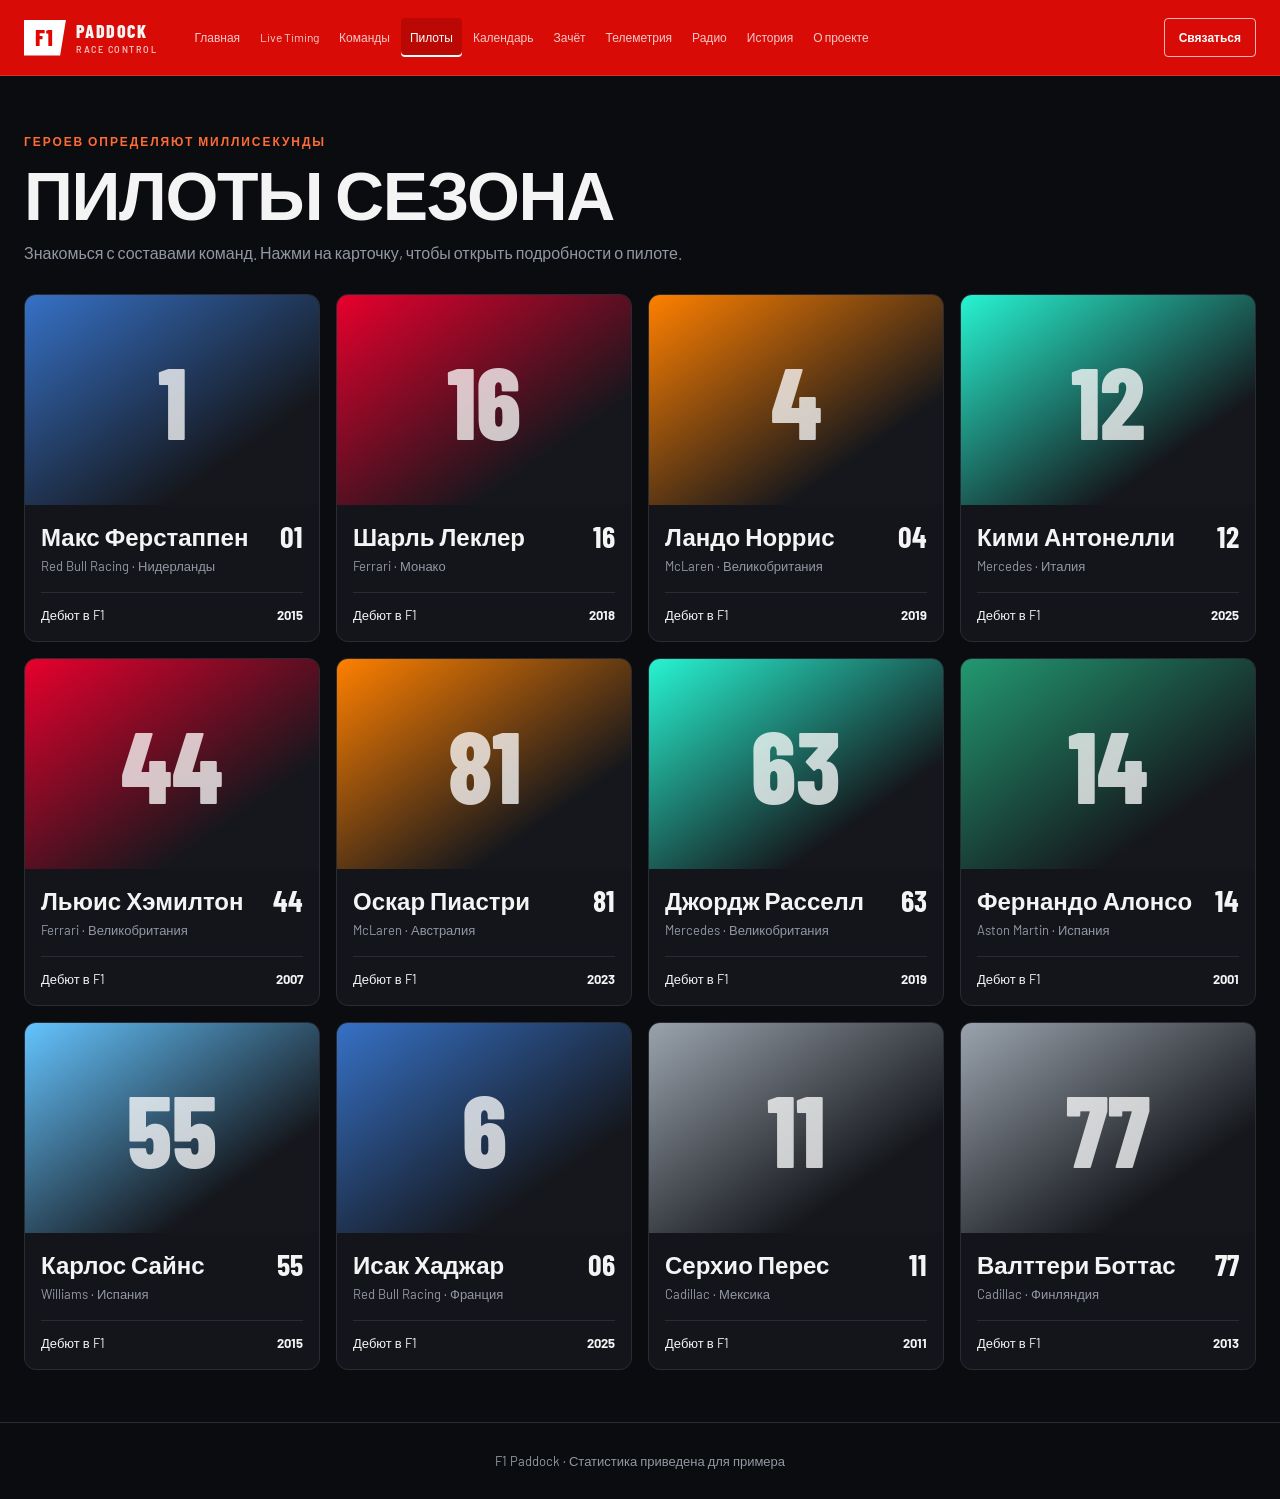
<file: f1_dash/frontend/drivers.html>
<!doctype html>
<html lang="ru">
<head><meta charset="utf-8"><meta name="viewport" content="width=device-width, initial-scale=1"><title>Пилоты — F1 Paddock</title><link rel="stylesheet" href="../assets/css/style.css"><link rel="stylesheet" href="../assets/css/drivers.css"></head>
<body>
  <header class="site-header"><a class="brand" href="index.html"><span class="brand-mark">F1</span><span>PADDOCK<span class="brand-sub">RACE CONTROL</span></span></a><nav class="site-nav" aria-label="Основная навигация"><a href="index.html">Главная</a><a href="live.html">Live Timing</a><a href="teams.html">Команды</a><a class="active" href="drivers.html">Пилоты</a><a href="calendar.html">Календарь</a><a href="standings.html">Зачёт</a><a href="telemetry.html">Телеметрия</a><a href="radio.html">Радио</a><a href="history.html">История</a><a href="about.html">О проекте</a></nav></header>
  <main class="container section"><span class="eyebrow">Героев определяют миллисекунды</span><h1 class="page-title">Пилоты сезона</h1><p class="muted">Знакомься с составами команд. Нажми на карточку, чтобы открыть подробности о пилоте.</p>
    <!-- List: карточки рисует функция list() из drivers.js по данным assets/data/drivers.json -->
    <div class="driver-grid" id="driverList" style="margin-top:28px"></div>
  </main><footer class="footer">F1 Paddock · Статистика приведена для примера</footer>

  <!-- Detail: подробности о пилоте, заполняет функция detail() -->
  <dialog class="site-modal driver-modal" id="driverModal" aria-labelledby="driverModalTitle">
    <div class="site-modal-body">
      <button class="site-modal-close" id="driverModalClose" type="button" aria-label="Закрыть">×</button>
      <div id="driverDetail"></div>
    </div>
  </dialog>

  <script src="../assets/js/modal.js"></script>
  <script src="../assets/js/drivers.js"></script>
</body></html>
</file>
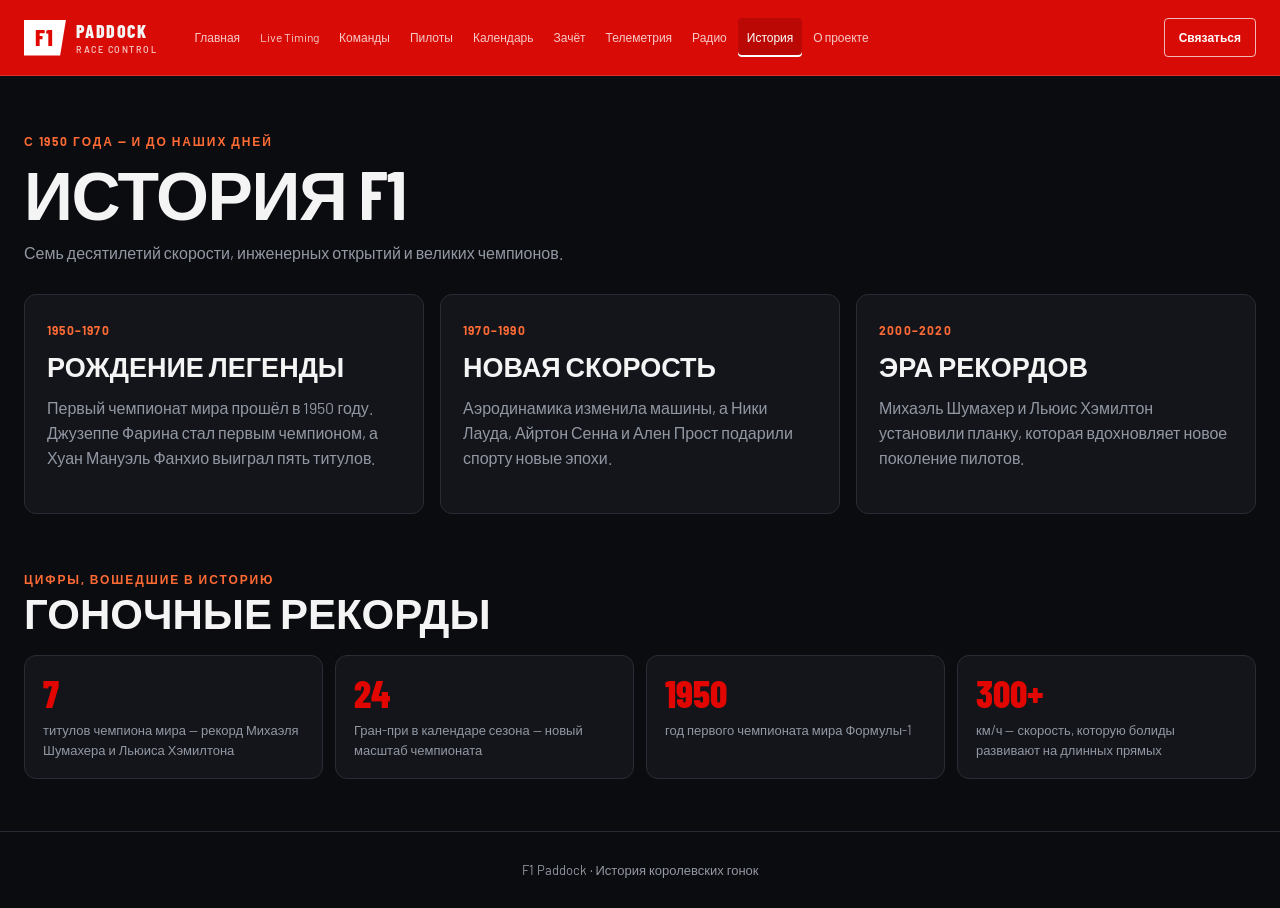
<file: f1_dash/frontend/history.html>
<!doctype html>
<html lang="ru">
<head><meta charset="utf-8"><meta name="viewport" content="width=device-width, initial-scale=1"><title>История F1 — F1 Paddock</title><link rel="stylesheet" href="../assets/css/style.css"><link rel="stylesheet" href="../assets/css/history.css"></head>
<body>
  <header class="site-header"><a class="brand" href="index.html"><span class="brand-mark">F1</span><span>PADDOCK<span class="brand-sub">RACE CONTROL</span></span></a><nav class="site-nav" aria-label="Основная навигация"><a href="index.html">Главная</a><a href="live.html">Live Timing</a><a href="teams.html">Команды</a><a href="drivers.html">Пилоты</a><a href="calendar.html">Календарь</a><a href="standings.html">Зачёт</a><a href="telemetry.html">Телеметрия</a><a href="radio.html">Радио</a><a class="active" href="history.html">История</a><a href="about.html">О проекте</a></nav></header>
  <main class="container section"><span class="eyebrow">С 1950 года — и до наших дней</span><h1 class="page-title">История F1</h1><p class="muted">Семь десятилетий скорости, инженерных открытий и великих чемпионов.</p>
    <section class="history-grid" style="margin-top:28px">
      <article class="card legend-card"><span class="legend-era">1950–1970</span><h2>Рождение легенды</h2><p class="muted">Первый чемпионат мира прошёл в 1950 году. Джузеппе Фарина стал первым чемпионом, а Хуан Мануэль Фанхио выиграл пять титулов.</p></article>
      <article class="card legend-card"><span class="legend-era">1970–1990</span><h2>Новая скорость</h2><p class="muted">Аэродинамика изменила машины, а Ники Лауда, Айртон Сенна и Ален Прост подарили спорту новые эпохи.</p></article>
      <article class="card legend-card"><span class="legend-era">2000–2020</span><h2>Эра рекордов</h2><p class="muted">Михаэль Шумахер и Льюис Хэмилтон установили планку, которая вдохновляет новое поколение пилотов.</p></article>
    </section>
    <section class="section" style="padding-bottom:0"><div class="section-heading"><div><span class="eyebrow">Цифры, вошедшие в историю</span><h2>Гоночные рекорды</h2></div></div>
      <div class="record-grid"><article class="card record-card"><span class="record-value">7</span><p>титулов чемпиона мира — рекорд Михаэля Шумахера и Льюиса Хэмилтона</p></article><article class="card record-card"><span class="record-value">24</span><p>Гран-при в календаре сезона — новый масштаб чемпионата</p></article><article class="card record-card"><span class="record-value">1950</span><p>год первого чемпионата мира Формулы-1</p></article><article class="card record-card"><span class="record-value">300+</span><p>км/ч — скорость, которую болиды развивают на длинных прямых</p></article></div>
    </section>
  </main><footer class="footer">F1 Paddock · История королевских гонок</footer>
  <script src="../assets/js/modal.js"></script>
</body></html>
</file>
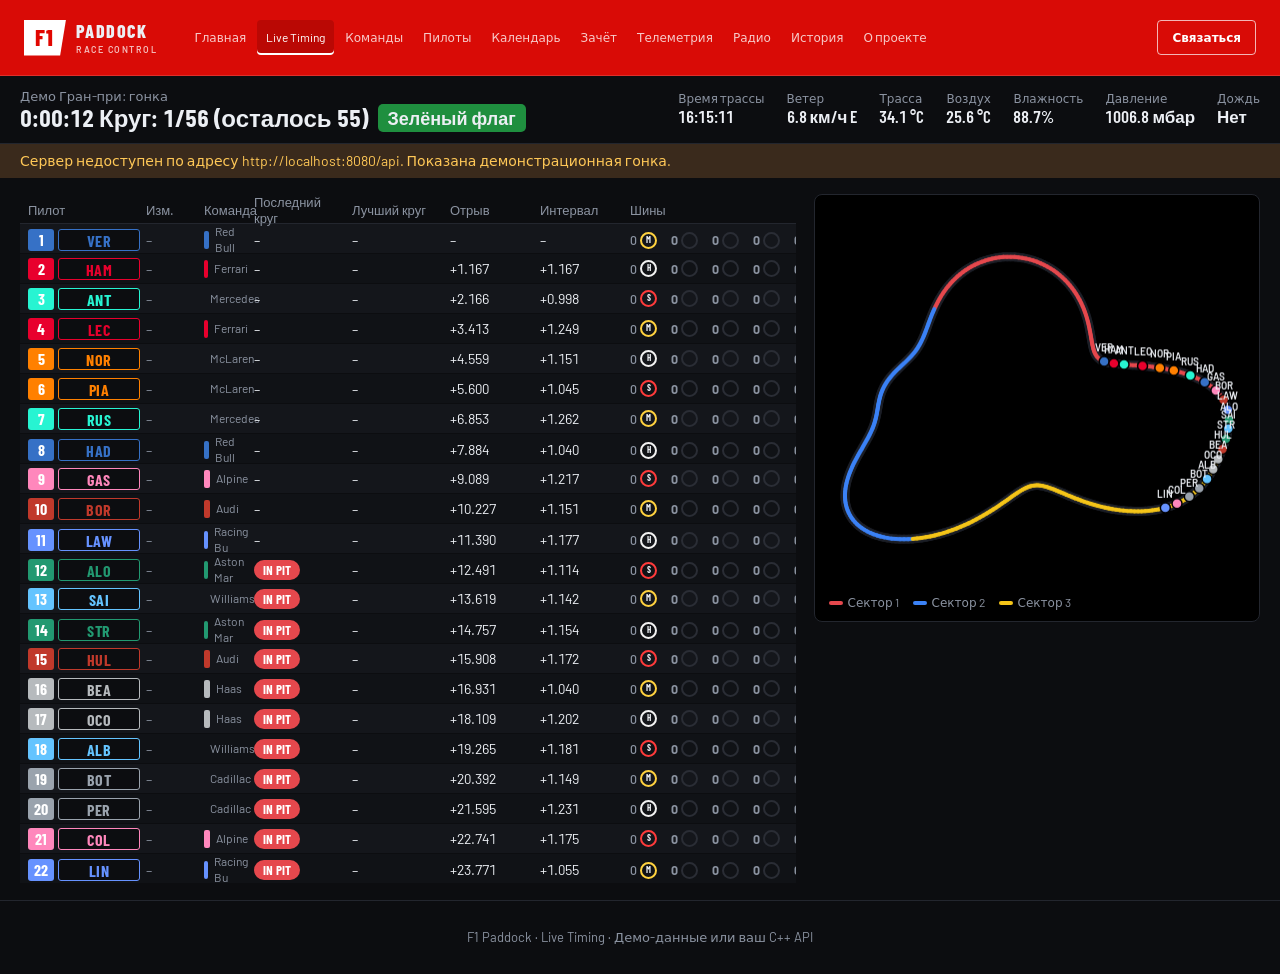
<file: f1_dash/frontend/live.html>
<!DOCTYPE html>
<html lang="ru">
<head>
<meta charset="utf-8">
<meta name="viewport" content="width=device-width, initial-scale=1">
<title>Live Timing — F1 Paddock</title>
<link rel="preconnect" href="https://fonts.googleapis.com">
<link href="https://fonts.googleapis.com/css2?family=Barlow+Condensed:wght@500;600;700&family=Barlow:wght@400;500&display=swap" rel="stylesheet">
<link rel="stylesheet" href="../assets/css/style.css">
<link rel="stylesheet" href="../assets/css/live.css">
<style>
:root{--bg:#0c0d10;--row:#14161b;--row2:#101216;--line:#23262e;--text:#eceff4;--muted:#8b93a1;--s1:#e5484d;--s2:#3b82f6;--s3:#f5c518;--pur:#c77dff;--grn:#3ecf5a}
*{box-sizing:border-box}
body{margin:0;background:var(--bg);color:var(--text);font:400 14px/1.3 Barlow,system-ui,sans-serif}
.top{display:flex;flex-wrap:wrap;gap:12px 28px;align-items:center;padding:12px 20px;border-bottom:1px solid var(--line)}
.sess small{display:block;color:var(--muted);font-size:13px}
.sess b{font:700 24px/1.1 "Barlow Condensed",sans-serif;font-variant-numeric:tabular-nums}
.flag{font:700 18px "Barlow Condensed",sans-serif;padding:3px 10px;border-radius:5px;margin-left:10px;vertical-align:2px}
.f-GREEN{background:#1f8f3f}.f-YELLOW{background:#f5c518;color:#111}.f-RED{background:#d62828}
.f-SC,.f-VSC{background:#f5c518;color:#111}.f-CHEQUERED{background:#eee;color:#111}
.wx{display:flex;flex-wrap:wrap;gap:6px 22px;margin-left:auto}
.wx div small{display:block;color:var(--muted);font-size:12px}
.wx div b{font:600 17px "Barlow Condensed",sans-serif;font-variant-numeric:tabular-nums}
#note{margin:0;padding:8px 20px;background:#3a2a1c;color:#ffc857}
main{display:grid;grid-template-columns:minmax(0,1fr) minmax(300px,36%);gap:18px;padding:16px 20px;align-items:start}
.board{overflow-x:auto}
.r{display:grid;grid-template-columns:112px 52px 44px 92px 92px 84px 84px minmax(250px,1fr);align-items:center;gap:6px;padding:0 8px;min-width:820px}
.hd{color:var(--muted);font:500 13px Barlow,sans-serif;height:30px;border-bottom:1px solid var(--line)}
.row{height:30px;background:var(--row);border-bottom:1px solid var(--bg);cursor:pointer;font-variant-numeric:tabular-nums}
.row:nth-child(even){background:var(--row2)}
.row:hover,.row.sel{background:#1f2330}
.row:focus-visible{outline:2px solid var(--s2);outline-offset:-2px}
.tag{display:flex;gap:4px}
.tag b{font:700 16px/22px "Barlow Condensed",sans-serif;height:22px;border-radius:3px;text-align:center}
.tag .p{width:26px;color:#fff}
.tag .n{flex:1;border:1.5px solid;background:#0c0d10;letter-spacing:.03em}
.up{color:var(--grn)}.dn{color:#ff5a5f}.fl{color:var(--muted)}
.team{display:flex;align-items:center;gap:6px;color:var(--muted);font-size:12px}
.team i{width:6px;height:18px;border-radius:2px}
.pit{background:#e5484d;color:#fff;font:700 13px "Barlow Condensed",sans-serif;padding:2px 9px;border-radius:10px;justify-self:start}
.ov{color:var(--pur)}.pb{color:var(--grn)}
.ty{display:flex;gap:7px}
.ty span{display:flex;align-items:center;gap:3px;min-width:34px;color:var(--muted);font-size:13px}
.ty u{text-decoration:none;width:17px;height:17px;border-radius:50%;border:2.5px solid;font:700 9px/12px "Barlow Condensed",sans-serif;text-align:center;color:var(--text)}
.ty .e u{border-color:#2a2d35;color:transparent}
.map{background:#000;border:1px solid var(--line);border-radius:8px;padding:8px;position:sticky;top:12px}
#map{width:100%;aspect-ratio:1.1;display:block}
.lg{display:flex;gap:14px;color:var(--muted);font-size:12px;padding:2px 6px}
.lg i{display:inline-block;width:14px;height:4px;border-radius:2px;margin-right:5px;vertical-align:2px}
@media (max-width:1000px){main{grid-template-columns:1fr}.map{position:static}}
</style>
</head>
<body>
<header class="site-header">
  <a class="brand" href="index.html"><span class="brand-mark">F1</span><span>PADDOCK<span class="brand-sub">RACE CONTROL</span></span></a>
  <nav class="site-nav" aria-label="Основная навигация">
    <a href="index.html">Главная</a><a class="active" href="live.html">Live Timing</a><a href="teams.html">Команды</a>
    <a href="drivers.html">Пилоты</a><a href="calendar.html">Календарь</a><a href="standings.html">Зачёт</a>
    <a href="telemetry.html">Телеметрия</a><a href="radio.html">Радио</a><a href="history.html">История</a><a href="about.html">О проекте</a>
  </nav>
</header>
<h1 class="visually-hidden">Live Timing — позиции пилотов и время кругов</h1>
<div class="top">
  <div class="sess"><small id="gp">Подключение…</small><b id="lapline">–</b><span class="flag" id="flag" hidden></span></div>
  <div class="wx" id="wx"></div>
</div>
<p id="note" hidden></p>
<main>
  <div class="board">
    <div class="r hd"><span>Пилот</span><span>Изм.</span><span>Команда</span><span>Последний круг</span><span>Лучший круг</span><span>Отрыв</span><span>Интервал</span><span>Шины</span></div>
    <div id="rows"></div>
  </div>
  <div class="map">
    <canvas id="map"></canvas>
    <div class="lg"><span><i style="background:var(--s1)"></i>Сектор 1</span><span><i style="background:var(--s2)"></i>Сектор 2</span><span><i style="background:var(--s3)"></i>Сектор 3</span></div>
  </div>
</main>
<footer class="footer">F1 Paddock <span>·</span> Live Timing <span>·</span> Демо-данные или ваш C++ API</footer>

<script>
/* ================= НАСТРОЙКИ БЭКЕНДА ================= */
const CFG = {
  API: 'http://localhost:8080/api',
  POLL_MS: 2000,          // как часто опрашивать
  MOCK_FALLBACK: true     // если бэк не отвечает - демо-гонка
};
/*
  Контракт (JSON). Правь только api и normalize() ниже, если у тебя другие поля.

  GET /api/session
    { "name":"Bahrain GP: Race", "flag":"GREEN|YELLOW|RED|SC|VSC|CHEQUERED",
      "clock":"2:00:00", "lap":1, "totalLaps":56, "trackTime":"16:03:24",
      "weather":{ "wind":6.8, "windDir":"E", "track":34.1, "air":25.6, "humidity":88.7, "pressure":1006.8, "rain":false } }

  GET /api/standings   (уже отсортировано по позиции)
    [ { "pos":1, "driver":"VER", "team":"Red Bull", "color":"#3671C6",
        "diff":0,                       // позиции относительно старта: +2 выиграл, -1 потерял
        "lastLap":93456, "lastLapFlag":"overall|personal|",   // мс (или строка "1:33.456")
        "bestLap":92811,
        "gap":"+3.214", "interval":"+1.002",                  // число (сек) или строка ("LAP 1")
        "status":"IN PIT|",             // "IN PIT" / "OUT" / ""
        "tyres":[ {"c":"M","laps":12}, {"c":"H","laps":3} ] } ]  // c: S M H I W

  GET /api/track
    { "x":[...], "y":[...], "sectors":[120, 260] }   // индексы, где кончаются S1 и S2

  GET /api/positions   (те же координаты, что в /track)
    [ { "driver":"VER", "x":123.4, "y":-55.2 } ]
*/
async function get(p){ const r = await fetch(CFG.API + p); if(!r.ok) throw new Error('HTTP ' + r.status); return r.json(); }
const api = {
  session: () => get('/session'), standings: () => get('/standings'),
  track: () => get('/track'), positions: () => get('/positions')
};

/* ================= УТИЛИТЫ ================= */
const $ = s => document.querySelector(s);
const S = { track:null, sel:null, mock:false, lastStand:[], lastCars:[] };
const TYRE = { S:'#ff3b3b', M:'#ffd23f', H:'#f2f2f2', I:'#3ecf5a', W:'#3b82f6' };
const lapStr = v => v == null ? '–' : typeof v === 'string' ? v : Math.floor(v/60000) + ':' + ((v % 60000)/1000).toFixed(3).padStart(6,'0');
const gapStr = v => v == null ? '–' : typeof v === 'string' ? v : '+' + v.toFixed(3);
const esc = s => String(s).replace(/[&<>"]/g, c => ({'&':'&amp;','<':'&lt;','>':'&gt;','"':'&quot;'}[c]));

/* ================= РЕНДЕР ================= */
function renderSession(s){
  $('#gp').textContent = s.name || 'Сессия';
  const left = s.totalLaps != null && s.lap != null ? ` (осталось ${Math.max(s.totalLaps - s.lap, 0)})` : '';
  $('#lapline').textContent = `${s.clock || ''} Круг: ${s.lap ?? '–'}/${s.totalLaps ?? '–'}${left}`;
  const f = $('#flag'); f.hidden = !s.flag || s.flag === 'GREEN' && false;
  f.className = 'flag f-' + (s.flag || 'GREEN');
  f.textContent = ({ GREEN:'Зелёный флаг', YELLOW:'Жёлтый флаг', RED:'Красный флаг', SC:'Машина безопасности', VSC:'Режим VSC', CHEQUERED:'Клетчатый флаг' })[s.flag] || s.flag || '';
  const w = s.weather || {};
  const items = [['Время трассы', s.trackTime || '–'], ['Ветер', w.wind != null ? `${w.wind} км/ч ${w.windDir || ''}` : '–'],
    ['Трасса', w.track != null ? w.track + ' °C' : '–'], ['Воздух', w.air != null ? w.air + ' °C' : '–'],
    ['Влажность', w.humidity != null ? w.humidity + '%' : '–'], ['Давление', w.pressure != null ? w.pressure + ' мбар' : '–'],
    ['Дождь', w.rain ? 'Да' : 'Нет']];
  $('#wx').innerHTML = items.map(([l, v]) => `<div><small>${l}</small><b>${esc(v)}</b></div>`).join('');
}

function renderRows(rows){
  S.lastStand = rows;
  $('#rows').innerHTML = rows.map(r => {
    const col = r.color || '#888';
    const diff = r.diff > 0 ? `<span class="up">▲${r.diff}</span>` : r.diff < 0 ? `<span class="dn">▼${-r.diff}</span>` : `<span class="fl">–</span>`;
    const ty = Array.from({ length:6 }, (_, i) => {
      const t = (r.tyres || [])[i];
      return t ? `<span><b style="font-weight:500">${t.laps}</b><u style="border-color:${TYRE[t.c] || '#888'}">${esc(t.c)}</u></span>` : `<span class="e"><b>0</b><u></u></span>`;
    }).join('');
    const last = r.status ? `<span class="pit">${esc(r.status)}</span>` : `<span class="${r.lastLapFlag === 'overall' ? 'ov' : r.lastLapFlag === 'personal' ? 'pb' : ''}">${lapStr(r.lastLap)}</span>`;
    return `<div class="r row${S.sel === r.driver ? ' sel' : ''}" data-d="${esc(r.driver)}" tabindex="0">
      <div class="tag"><b class="p" style="background:${col}">${r.pos}</b><b class="n" style="color:${col};border-color:${col}">${esc(r.driver)}</b></div>
      ${diff}<div class="team"><i style="background:${col}"></i>${esc((r.team || '').slice(0, 9))}</div>
      ${last}<span>${lapStr(r.bestLap)}</span><span>${r.pos === 1 ? '–' : gapStr(r.gap)}</span><span>${r.pos === 1 ? '–' : gapStr(r.interval)}</span>
      <div class="ty">${ty}</div></div>`;
  }).join('');
}
function pick(e){
  const el = e.target.closest('.row'); if(!el) return;
  S.sel = S.sel === el.dataset.d ? null : el.dataset.d;
  renderRows(S.lastStand); drawMap(S.lastCars);
}
$('#rows').addEventListener('click', pick);
$('#rows').addEventListener('keydown', e => { if(e.key === 'Enter' || e.key === ' '){ e.preventDefault(); pick(e); } });

/* ================= КАРТА ================= */
function drawMap(cars){
  S.lastCars = cars || [];
  const cv = $('#map'), w = cv.clientWidth, h = cv.clientHeight, t = S.track;
  if(!w || !t) return;
  const dpr = window.devicePixelRatio || 1;
  cv.width = w * dpr; cv.height = h * dpr;
  const g = cv.getContext('2d'); g.setTransform(dpr, 0, 0, dpr, 0, 0);
  const pad = 22, minX = Math.min(...t.x), maxX = Math.max(...t.x), minY = Math.min(...t.y), maxY = Math.max(...t.y);
  const sc = Math.min((w - 2*pad) / (maxX - minX || 1), (h - 2*pad) / (maxY - minY || 1));
  const ox = (w - (maxX - minX) * sc) / 2, oy = (h - (maxY - minY) * sc) / 2;
  const P = (x, y) => [ox + (x - minX) * sc, h - (oy + (y - minY) * sc)];
  const [a, b] = t.sectors || [Math.floor(t.x.length / 3), Math.floor(t.x.length * 2 / 3)];
  const n = t.x.length;
  g.lineCap = 'round'; g.lineJoin = 'round';
  for(const [w2, alpha] of [[9, 0], [4, 1]]){
    g.lineWidth = w2;
    for(let i = 0; i < n; i++){
      g.strokeStyle = alpha ? (i < a ? '#e5484d' : i < b ? '#3b82f6' : '#f5c518') : '#1c1f27';
      g.beginPath(); g.moveTo(...P(t.x[i], t.y[i])); g.lineTo(...P(t.x[(i + 1) % n], t.y[(i + 1) % n])); g.stroke();
    }
  }
  const colors = Object.fromEntries(S.lastStand.map(r => [r.driver, r.color || '#888']));
  g.font = '600 10px Barlow, sans-serif'; g.textAlign = 'center';
  cars.forEach(c => {
    const [x, y] = P(c.x, c.y), col = colors[c.driver] || '#888', sel = S.sel === c.driver;
    g.fillStyle = col; g.strokeStyle = sel ? '#fff' : '#000'; g.lineWidth = sel ? 2.5 : 1.5;
    g.beginPath(); g.arc(x, y, sel ? 7 : 5, 0, 7); g.fill(); g.stroke();
    g.fillStyle = '#eceff4'; g.fillText(c.driver, x, y - 10);
  });
}
new ResizeObserver(() => drawMap(S.lastCars)).observe($('#map'));

/* ================= ДЕМО-ГОНКА ================= */
const GRID = [['VER','Red Bull','#3671C6'],['HAM','Ferrari','#E8002D'],['ANT','Mercedes','#27F4D2'],['LEC','Ferrari','#E8002D'],
  ['NOR','McLaren','#FF8000'],['PIA','McLaren','#FF8000'],['RUS','Mercedes','#27F4D2'],['HAD','Red Bull','#3671C6'],
  ['GAS','Alpine','#FF87BC'],['BOR','Audi','#C0392B'],['LAW','Racing Bulls','#6692FF'],['ALO','Aston Martin','#229971'],
  ['SAI','Williams','#64C4FF'],['STR','Aston Martin','#229971'],['HUL','Audi','#C0392B'],['BEA','Haas','#B6BABD'],
  ['OCO','Haas','#B6BABD'],['ALB','Williams','#64C4FF'],['BOT','Cadillac','#9AA3AD'],['PER','Cadillac','#9AA3AD'],
  ['COL','Alpine','#FF87BC'],['LIN','Racing Bulls','#6692FF']];
const M = { t:0, track:null, d:GRID.map((g, i) => ({ drv:g[0], team:g[1], color:g[2], grid:i + 1, dist:-i * 0.012,
  base:93 + i * 0.12 + Math.random() * 0.4, last:null, best:null, lastFlag:'' })) };
(function(){
  const n = 400, x = [], y = [];
  for(let i = 0; i < n; i++){ const t = i / n * 2 * Math.PI, r = 1 + 0.28 * Math.cos(3*t + 1) + 0.12 * Math.sin(5*t); x.push(r * Math.cos(t) * 1000); y.push(r * Math.sin(t) * 650); }
  M.track = { x, y, sectors:[Math.floor(n / 3), Math.floor(n * 2 / 3)] };
})();
function mockTick(){
  const SPEEDUP = 6; M.t += CFG.POLL_MS / 1000 * SPEEDUP;
  M.d.forEach(d => {
    const before = Math.floor(d.dist);
    d.dist += CFG.POLL_MS / 1000 * SPEEDUP / (d.base * (1 + (Math.random() - .5) * .01));
    if(Math.floor(d.dist) > before && d.dist >= 1){
      d.last = Math.round(d.base * 1000 * (1 + (Math.random() - .5) * .015));
      d.lastFlag = d.best == null || d.last < d.best ? 'personal' : '';
      d.best = d.best == null ? d.last : Math.min(d.best, d.last);
    }
  });
  const order = [...M.d].sort((a, b) => b.dist - a.dist), lead = order[0];
  const rows = order.map((d, i) => ({ pos:i + 1, driver:d.drv, team:d.team, color:d.color, diff:d.grid - (i + 1),
    lastLap:d.last, lastLapFlag:d.lastFlag, bestLap:d.best,
    gap:(lead.dist - d.dist) * lead.base, interval:i ? (order[i - 1].dist - d.dist) * d.base : null,
    status: lead.dist < 0.2 && d.dist < 0 ? 'IN PIT' : '',
    tyres:[{ c:'SMH'[d.grid % 3], laps:Math.max(0, Math.floor(d.dist)) }] }));
  const k = M.track.x.length;
  const cars = M.d.map(d => { const i = Math.floor(((d.dist % 1) + 1) % 1 * k); return { driver:d.drv, x:M.track.x[i], y:M.track.y[i] }; });
  const lap = Math.min(56, Math.max(1, Math.floor(lead.dist) + 1)), s = Math.floor(M.t), z = n => String(n).padStart(2, '0');
  const session = { name:'Демо Гран-при: гонка', flag:'GREEN', clock:`${Math.floor(s / 3600)}:${z(Math.floor(s / 60) % 60)}:${z(s % 60)}`,
    lap, totalLaps:56, trackTime:new Date().toTimeString().slice(0, 8),
    weather:{ wind:6.8, windDir:'E', track:34.1, air:25.6, humidity:88.7, pressure:1006.8, rain:false } };
  return { session, rows, cars };
}

/* ================= ЦИКЛ ОПРОСА ================= */
function showNote(t){ const n = $('#note'); n.textContent = t; n.hidden = !t; }
async function tick(){
  try {
    let session, rows, cars;
    if(S.mock){ ({ session, rows, cars } = mockTick()); }
    else { [session, rows, cars] = await Promise.all([api.session(), api.standings(), api.positions()]); }
    renderSession(session); renderRows(rows); drawMap(cars);
  } catch(e){
    if(CFG.MOCK_FALLBACK && !S.mock){
      S.mock = true; S.track = M.track;
      showNote(`Сервер недоступен по адресу ${CFG.API}. Показана демонстрационная гонка.`);
      return tick();
    }
    showNote(`Ошибка запроса: ${e.message}`);
  }
}
async function init(){
  try { S.track = await api.track(); }
  catch(e){ if(!CFG.MOCK_FALLBACK){ showNote(`Сервер недоступен по адресу ${CFG.API}.`); } else { S.mock = true; S.track = M.track; showNote(`Сервер недоступен по адресу ${CFG.API}. Показана демонстрационная гонка.`); } }
  await tick();
  setInterval(tick, CFG.POLL_MS);
}
init();
</script>
  <script src="../assets/js/modal.js"></script>
</body>
</html>
</file>
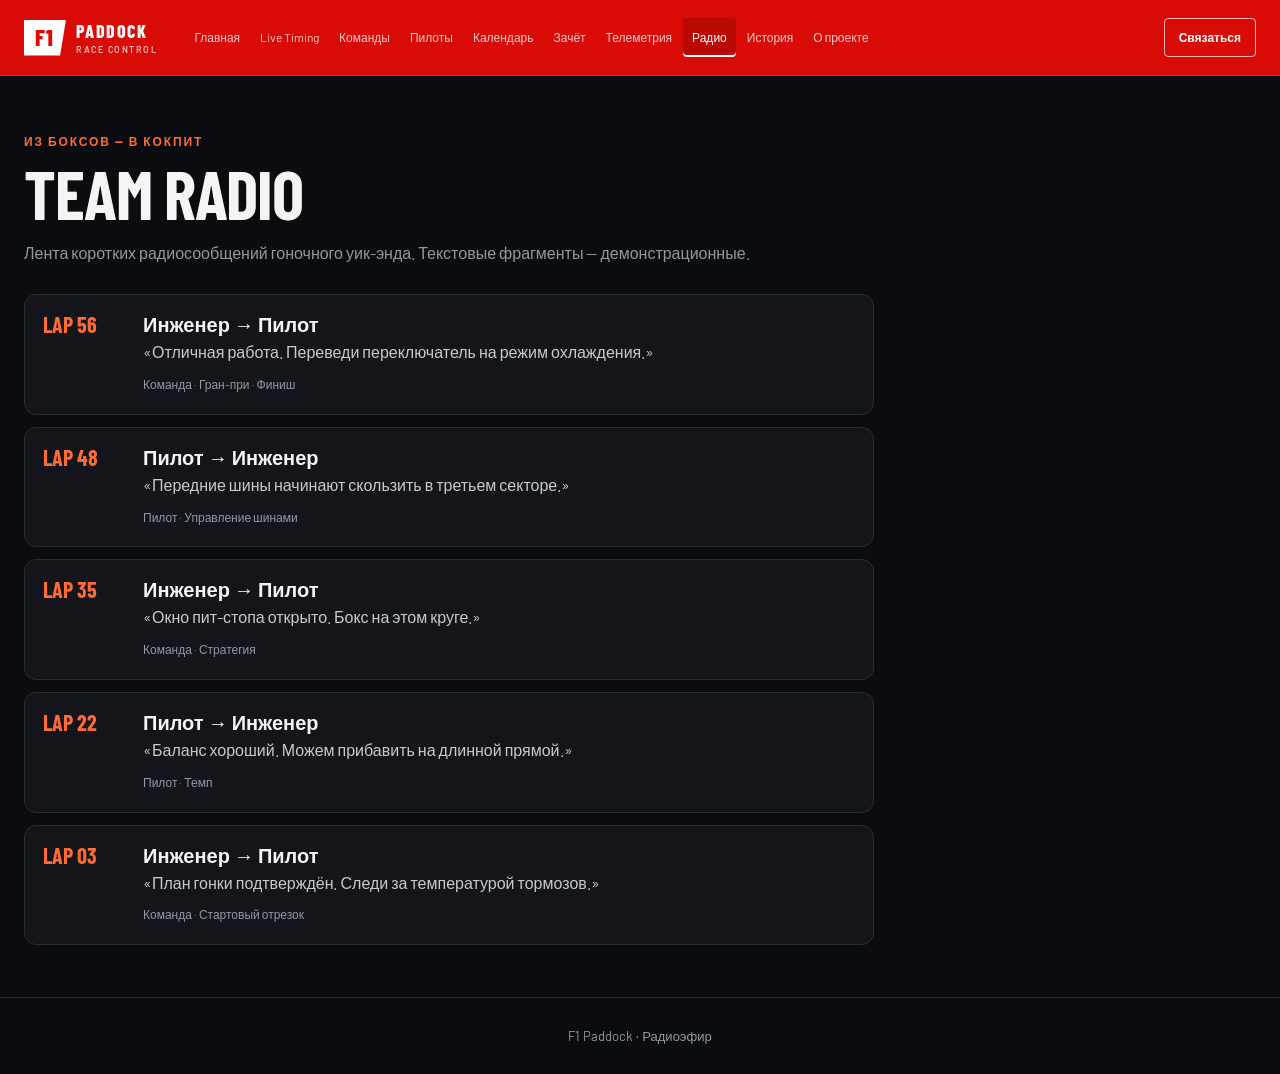
<file: f1_dash/frontend/radio.html>
<!doctype html>
<html lang="ru">
<head><meta charset="utf-8"><meta name="viewport" content="width=device-width, initial-scale=1"><title>Team Radio — F1 Paddock</title><link rel="stylesheet" href="../assets/css/style.css"><link rel="stylesheet" href="../assets/css/radio.css"></head>
<body>
  <header class="site-header"><a class="brand" href="index.html"><span class="brand-mark">F1</span><span>PADDOCK<span class="brand-sub">RACE CONTROL</span></span></a><nav class="site-nav" aria-label="Основная навигация"><a href="index.html">Главная</a><a href="live.html">Live Timing</a><a href="teams.html">Команды</a><a href="drivers.html">Пилоты</a><a href="calendar.html">Календарь</a><a href="standings.html">Зачёт</a><a href="telemetry.html">Телеметрия</a><a class="active" href="radio.html">Радио</a><a href="history.html">История</a><a href="about.html">О проекте</a></nav></header>
  <main class="container section"><span class="eyebrow">Из боксов — в кокпит</span><h1 class="page-title">Team Radio</h1><p class="muted">Лента коротких радиосообщений гоночного уик-энда. Текстовые фрагменты — демонстрационные.</p>
    <section class="radio-feed" style="margin-top:28px">
      <article class="card radio-item"><time class="radio-time">LAP 56</time><div><h2>Инженер → Пилот</h2><p>«Отличная работа. Переведи переключатель на режим охлаждения.»</p><span class="radio-tag">Команда · Гран-при · Финиш</span></div></article>
      <article class="card radio-item"><time class="radio-time">LAP 48</time><div><h2>Пилот → Инженер</h2><p>«Передние шины начинают скользить в третьем секторе.»</p><span class="radio-tag">Пилот · Управление шинами</span></div></article>
      <article class="card radio-item"><time class="radio-time">LAP 35</time><div><h2>Инженер → Пилот</h2><p>«Окно пит-стопа открыто. Бокс на этом круге.»</p><span class="radio-tag">Команда · Стратегия</span></div></article>
      <article class="card radio-item"><time class="radio-time">LAP 22</time><div><h2>Пилот → Инженер</h2><p>«Баланс хороший. Можем прибавить на длинной прямой.»</p><span class="radio-tag">Пилот · Темп</span></div></article>
      <article class="card radio-item"><time class="radio-time">LAP 03</time><div><h2>Инженер → Пилот</h2><p>«План гонки подтверждён. Следи за температурой тормозов.»</p><span class="radio-tag">Команда · Стартовый отрезок</span></div></article>
    </section>
  </main><footer class="footer">F1 Paddock · Радиоэфир</footer>
  <script src="../assets/js/modal.js"></script>
</body></html>
</file>
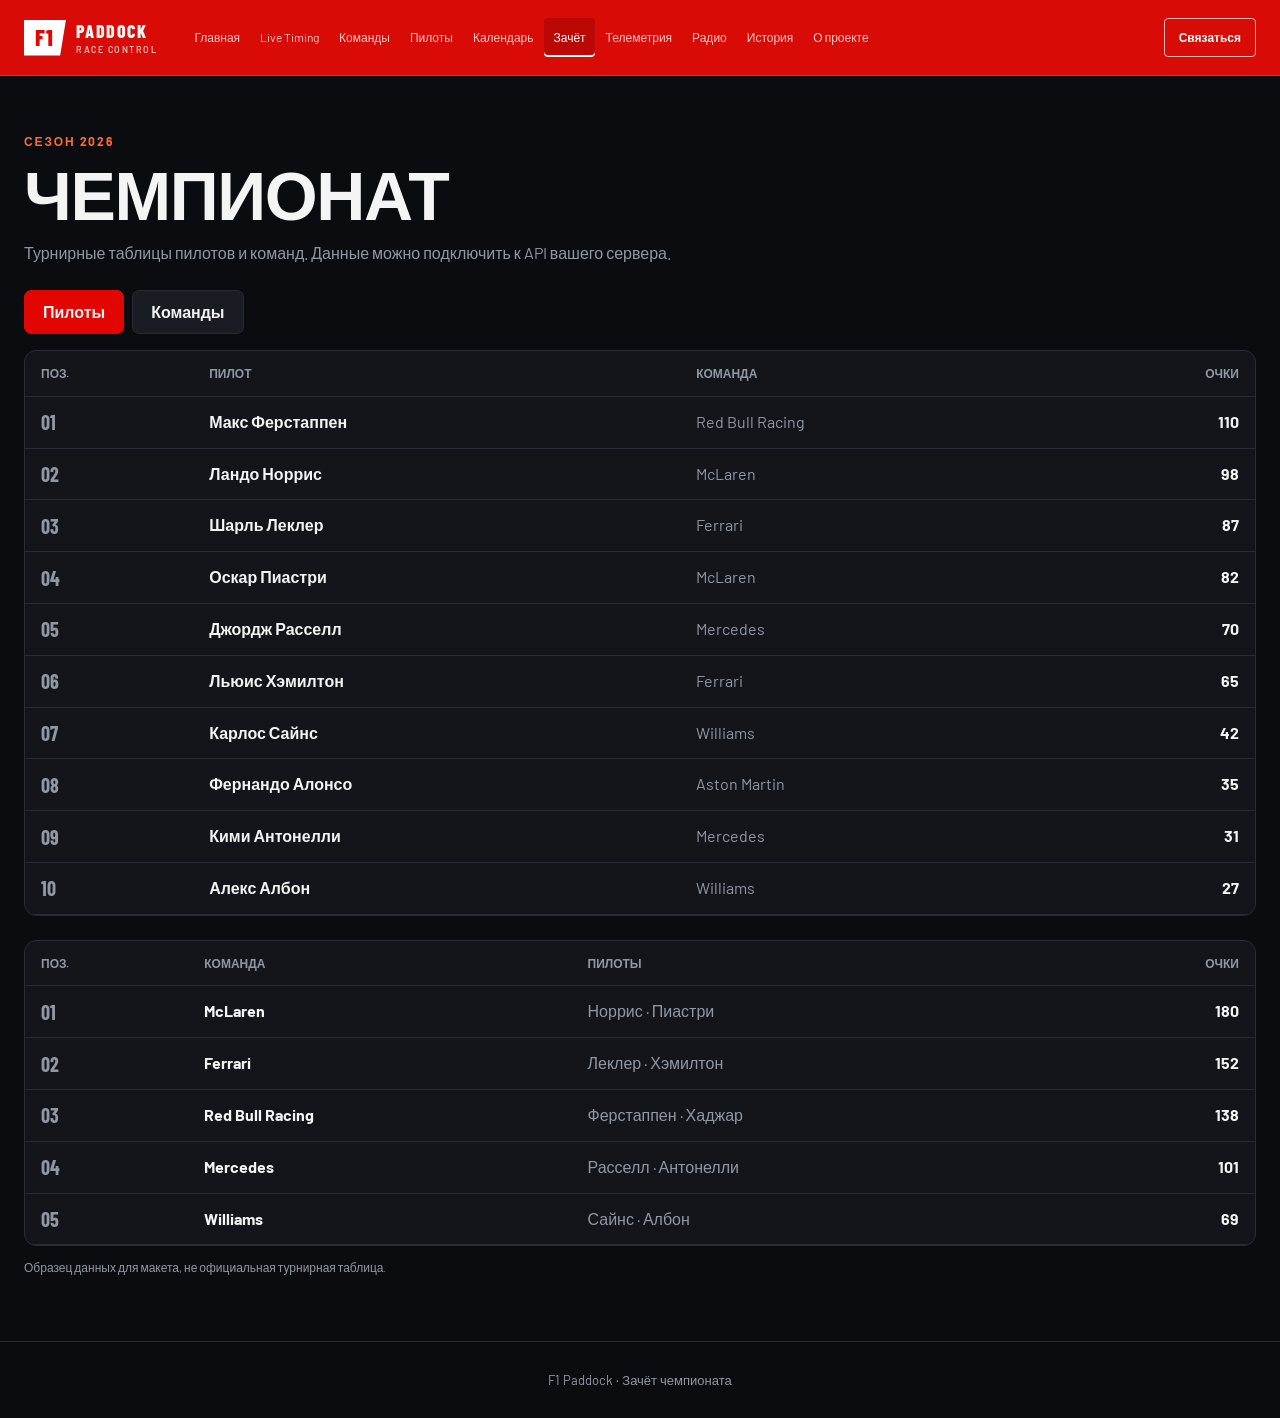
<file: f1_dash/frontend/standings.html>
<!doctype html>
<html lang="ru">
<head><meta charset="utf-8"><meta name="viewport" content="width=device-width, initial-scale=1"><title>Зачёт чемпионата — F1 Paddock</title><link rel="stylesheet" href="../assets/css/style.css"><link rel="stylesheet" href="../assets/css/standings.css"></head>
<body>
  <header class="site-header"><a class="brand" href="index.html"><span class="brand-mark">F1</span><span>PADDOCK<span class="brand-sub">RACE CONTROL</span></span></a><nav class="site-nav" aria-label="Основная навигация"><a href="index.html">Главная</a><a href="live.html">Live Timing</a><a href="teams.html">Команды</a><a href="drivers.html">Пилоты</a><a href="calendar.html">Календарь</a><a class="active" href="standings.html">Зачёт</a><a href="telemetry.html">Телеметрия</a><a href="radio.html">Радио</a><a href="history.html">История</a><a href="about.html">О проекте</a></nav></header>
  <main class="container section"><span class="eyebrow">Сезон 2026</span><h1 class="page-title">Чемпионат</h1><p class="muted">Турнирные таблицы пилотов и команд. Данные можно подключить к API вашего сервера.</p>
    <div class="standings-tabs"><a class="button button-primary" href="#drivers">Пилоты</a><a class="button" href="#constructors">Команды</a></div>
    <section id="drivers" class="card driver-table-wrap"><table class="standings-table"><thead><tr><th>Поз.</th><th>Пилот</th><th>Команда</th><th class="points">Очки</th></tr></thead><tbody>
      <tr><td class="standing-pos">01</td><td class="standing-driver">Макс Ферстаппен</td><td class="standing-team">Red Bull Racing</td><td class="points">110</td></tr>
      <tr><td class="standing-pos">02</td><td class="standing-driver">Ландо Норрис</td><td class="standing-team">McLaren</td><td class="points">98</td></tr>
      <tr><td class="standing-pos">03</td><td class="standing-driver">Шарль Леклер</td><td class="standing-team">Ferrari</td><td class="points">87</td></tr>
      <tr><td class="standing-pos">04</td><td class="standing-driver">Оскар Пиастри</td><td class="standing-team">McLaren</td><td class="points">82</td></tr>
      <tr><td class="standing-pos">05</td><td class="standing-driver">Джордж Расселл</td><td class="standing-team">Mercedes</td><td class="points">70</td></tr>
      <tr><td class="standing-pos">06</td><td class="standing-driver">Льюис Хэмилтон</td><td class="standing-team">Ferrari</td><td class="points">65</td></tr>
      <tr><td class="standing-pos">07</td><td class="standing-driver">Карлос Сайнс</td><td class="standing-team">Williams</td><td class="points">42</td></tr>
      <tr><td class="standing-pos">08</td><td class="standing-driver">Фернандо Алонсо</td><td class="standing-team">Aston Martin</td><td class="points">35</td></tr>
      <tr><td class="standing-pos">09</td><td class="standing-driver">Кими Антонелли</td><td class="standing-team">Mercedes</td><td class="points">31</td></tr>
      <tr><td class="standing-pos">10</td><td class="standing-driver">Алекс Албон</td><td class="standing-team">Williams</td><td class="points">27</td></tr>
    </tbody></table></section>
    <section id="constructors" class="card driver-table-wrap" style="margin-top:24px"><table class="standings-table"><thead><tr><th>Поз.</th><th>Команда</th><th>Пилоты</th><th class="points">Очки</th></tr></thead><tbody>
      <tr><td class="standing-pos">01</td><td class="standing-driver">McLaren</td><td class="standing-team">Норрис · Пиастри</td><td class="points">180</td></tr>
      <tr><td class="standing-pos">02</td><td class="standing-driver">Ferrari</td><td class="standing-team">Леклер · Хэмилтон</td><td class="points">152</td></tr>
      <tr><td class="standing-pos">03</td><td class="standing-driver">Red Bull Racing</td><td class="standing-team">Ферстаппен · Хаджар</td><td class="points">138</td></tr>
      <tr><td class="standing-pos">04</td><td class="standing-driver">Mercedes</td><td class="standing-team">Расселл · Антонелли</td><td class="points">101</td></tr>
      <tr><td class="standing-pos">05</td><td class="standing-driver">Williams</td><td class="standing-team">Сайнс · Албон</td><td class="points">69</td></tr>
    </tbody></table></section>
    <p class="muted" style="font-size:12px">Образец данных для макета, не официальная турнирная таблица.</p>
  </main><footer class="footer">F1 Paddock · Зачёт чемпионата</footer>
  <script src="../assets/js/modal.js"></script>
</body></html>
</file>
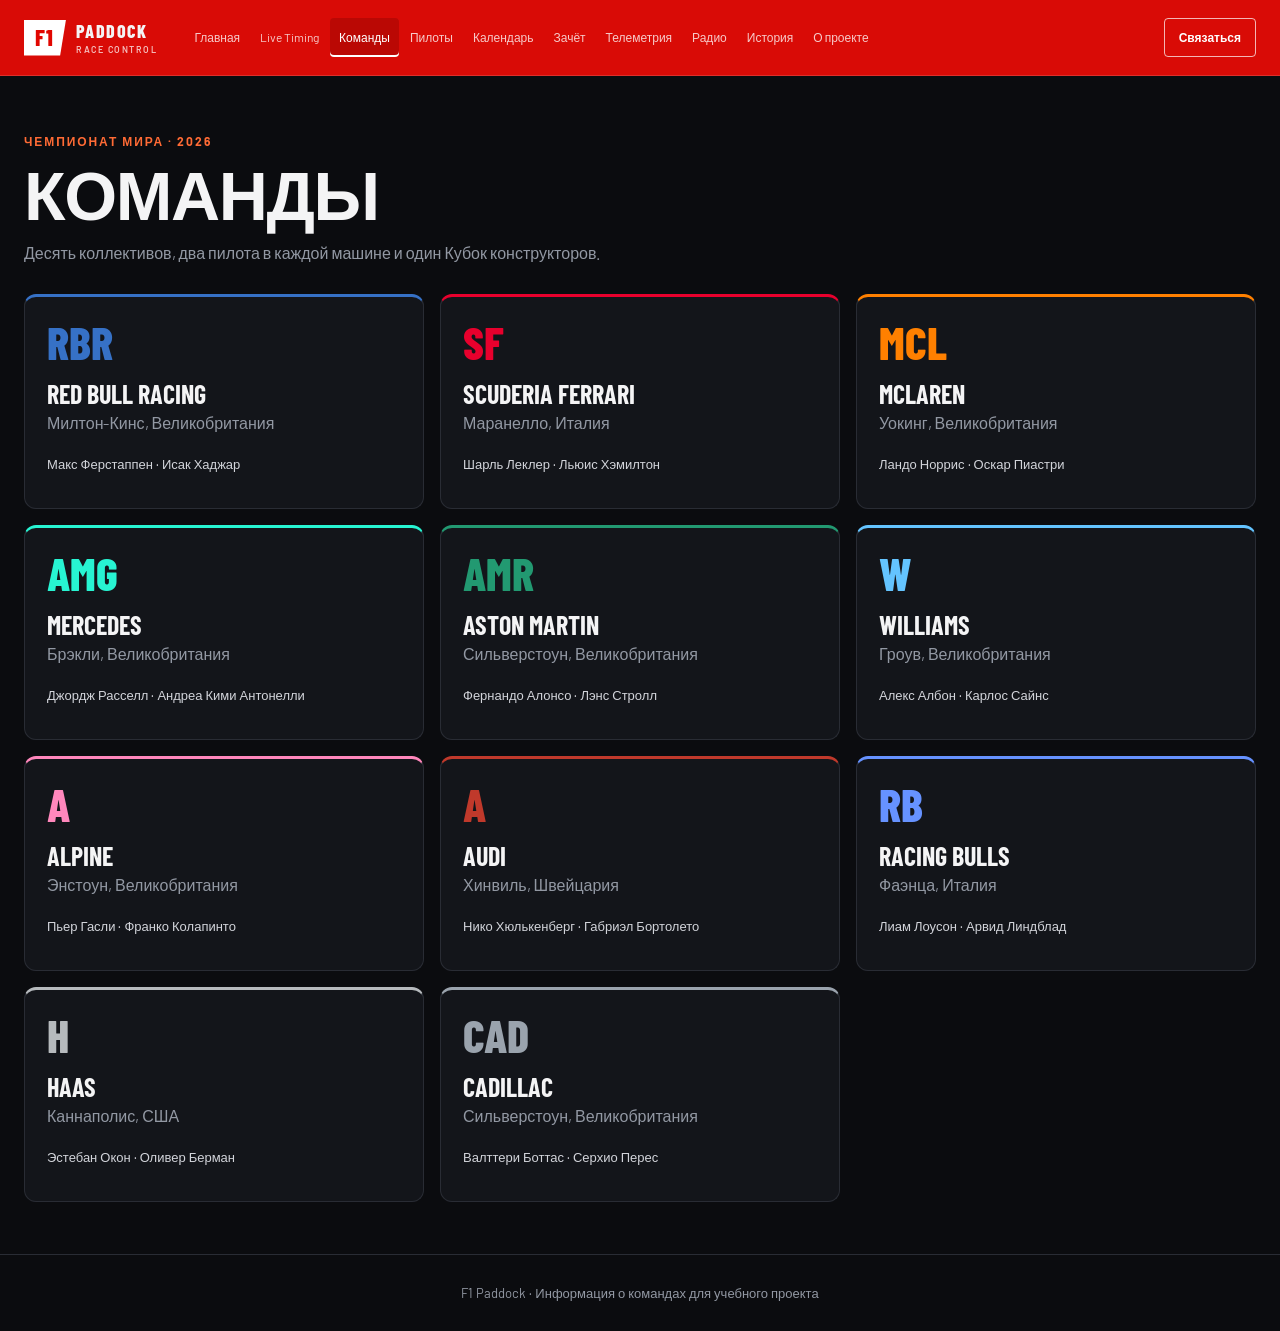
<file: f1_dash/frontend/teams.html>
<!doctype html>
<html lang="ru">
<head><meta charset="utf-8"><meta name="viewport" content="width=device-width, initial-scale=1"><title>Команды — F1 Paddock</title><link rel="stylesheet" href="../assets/css/style.css"><link rel="stylesheet" href="../assets/css/teams.css"></head>
<body>
  <header class="site-header"><a class="brand" href="index.html"><span class="brand-mark">F1</span><span>PADDOCK<span class="brand-sub">RACE CONTROL</span></span></a><nav class="site-nav" aria-label="Основная навигация"><a href="index.html">Главная</a><a href="live.html">Live Timing</a><a class="active" href="teams.html">Команды</a><a href="drivers.html">Пилоты</a><a href="calendar.html">Календарь</a><a href="standings.html">Зачёт</a><a href="telemetry.html">Телеметрия</a><a href="radio.html">Радио</a><a href="history.html">История</a><a href="about.html">О проекте</a></nav></header>
  <main class="container section"><span class="eyebrow">Чемпионат мира · 2026</span><h1 class="page-title">Команды</h1><p class="muted">Десять коллективов, два пилота в каждой машине и один Кубок конструкторов.</p>
    <div class="team-grid" style="margin-top:28px">
      <article class="card team-card" style="--team:#3671c6"><span class="team-code">RBR</span><h2>Red Bull Racing</h2><p>Милтон-Кинс, Великобритания</p><div class="team-drivers">Макс Ферстаппен · Исак Хаджар</div></article>
      <article class="card team-card" style="--team:#e8002d"><span class="team-code">SF</span><h2>Scuderia Ferrari</h2><p>Маранелло, Италия</p><div class="team-drivers">Шарль Леклер · Льюис Хэмилтон</div></article>
      <article class="card team-card" style="--team:#ff8000"><span class="team-code">MCL</span><h2>McLaren</h2><p>Уокинг, Великобритания</p><div class="team-drivers">Ландо Норрис · Оскар Пиастри</div></article>
      <article class="card team-card" style="--team:#27f4d2"><span class="team-code">AMG</span><h2>Mercedes</h2><p>Брэкли, Великобритания</p><div class="team-drivers">Джордж Расселл · Андреа Кими Антонелли</div></article>
      <article class="card team-card" style="--team:#229971"><span class="team-code">AMR</span><h2>Aston Martin</h2><p>Сильверстоун, Великобритания</p><div class="team-drivers">Фернандо Алонсо · Лэнс Стролл</div></article>
      <article class="card team-card" style="--team:#64c4ff"><span class="team-code">W</span><h2>Williams</h2><p>Гроув, Великобритания</p><div class="team-drivers">Алекс Албон · Карлос Сайнс</div></article>
      <article class="card team-card" style="--team:#ff87bc"><span class="team-code">A</span><h2>Alpine</h2><p>Энстоун, Великобритания</p><div class="team-drivers">Пьер Гасли · Франко Колапинто</div></article>
      <article class="card team-card" style="--team:#c0392b"><span class="team-code">A</span><h2>Audi</h2><p>Хинвиль, Швейцария</p><div class="team-drivers">Нико Хюлькенберг · Габриэл Бортолето</div></article>
      <article class="card team-card" style="--team:#6692ff"><span class="team-code">RB</span><h2>Racing Bulls</h2><p>Фаэнца, Италия</p><div class="team-drivers">Лиам Лоусон · Арвид Линдблад</div></article>
      <article class="card team-card" style="--team:#b6babd"><span class="team-code">H</span><h2>Haas</h2><p>Каннаполис, США</p><div class="team-drivers">Эстебан Окон · Оливер Берман</div></article>
      <article class="card team-card" style="--team:#9aa3ad"><span class="team-code">CAD</span><h2>Cadillac</h2><p>Сильверстоун, Великобритания</p><div class="team-drivers">Валттери Боттас · Серхио Перес</div></article>
    </div>
  </main><footer class="footer">F1 Paddock · Информация о командах для учебного проекта</footer>
  <script src="../assets/js/modal.js"></script>
</body></html>
</file>
<file: f1_dash/assets/css/style.css>
@import url('https://fonts.googleapis.com/css2?family=Barlow+Condensed:wght@500;600;700;800&family=Barlow:wght@400;500;600;700&display=swap');

:root {
  color-scheme: dark;
  --bg: #0b0c0f;
  --surface: #13151a;
  --surface-raised: #191c22;
  --line: #292c34;
  --text: #f4f4f5;
  --muted: #9298a3;
  --red: #e10600;
  --orange: #ff6b35;
  --green: #35d07f;
  --font: "Barlow", Arial, sans-serif;
  --display: "Barlow Condensed", Impact, sans-serif;
  --radius: 12px;
  --page-width: 1240px;
}

* { box-sizing: border-box; }
html { scroll-behavior: smooth; }
body { margin: 0; background: var(--bg); color: var(--text); font: 400 16px/1.55 var(--font); }
a { color: inherit; text-decoration: none; }
button, input { font: inherit; }
img { display: block; max-width: 100%; }
.site-header { position: sticky; top: 0; z-index: 20; display: flex; align-items: center; gap: 28px; min-height: 76px; padding: 12px max(24px, calc((100vw - var(--page-width)) / 2)); background: #d90b06; border-bottom: 1px solid rgb(255 255 255 / 15%); }
.brand { display: flex; align-items: center; gap: 10px; flex: 0 0 auto; font: 800 18px/1 var(--display); letter-spacing: .08em; }
.brand-mark { display: grid; width: 42px; height: 36px; place-items: center; background: #fff; color: var(--red); clip-path: polygon(0 0,100% 0,86% 100%,0 100%); font-size: 23px; }
.brand-sub { display: block; margin-top: 5px; color: rgb(255 255 255 / 72%); font: 600 9px/1 var(--font); letter-spacing: .17em; }
.site-nav { display: flex; align-items: center; gap: 2px; overflow-x: auto; scrollbar-width: none; }
.site-nav::-webkit-scrollbar { display: none; }
.site-nav a { flex: 0 0 auto; padding: 10px 9px; border-radius: 4px; color: rgb(255 255 255 / 78%); font-size: 12px; transition: color .18s, background .18s; }
.site-nav a:hover, .site-nav a.active { color: #fff; background: rgb(105 0 0 / 28%); }
.site-nav a.active { box-shadow: inset 0 -2px #fff; }
.container { width: min(var(--page-width), calc(100% - 48px)); margin-inline: auto; }
.eyebrow { color: var(--orange); font-size: 12px; font-weight: 700; letter-spacing: .16em; text-transform: uppercase; }
.page-title { margin: 8px 0 14px; font: 700 clamp(38px, 6vw, 68px)/.95 var(--display); letter-spacing: -.02em; text-transform: uppercase; }
.section { padding: 52px 0; }
.section-heading { display: flex; align-items: end; justify-content: space-between; gap: 20px; margin-bottom: 22px; }
.section-heading h2 { margin: 0; font: 700 clamp(28px, 4vw, 42px)/1 var(--display); text-transform: uppercase; }
.muted { color: var(--muted); }
.visually-hidden { position: absolute; width: 1px; height: 1px; padding: 0; overflow: hidden; clip: rect(0, 0, 0, 0); white-space: nowrap; clip-path: inset(50%); border: 0; }
.button { display: inline-flex; align-items: center; justify-content: center; min-height: 44px; padding: 0 18px; border: 1px solid var(--line); border-radius: 7px; background: var(--surface-raised); color: var(--text); font-weight: 700; transition: transform .18s, background .18s; }
.button:hover { transform: translateY(-2px); background: #252830; }
.button-primary { border-color: var(--red); background: var(--red); }
.button-primary:hover { background: #bd0500; }
.card { overflow: hidden; border: 1px solid var(--line); border-radius: var(--radius); background: var(--surface); }
.footer { padding: 28px 24px; border-top: 1px solid var(--line); color: var(--muted); text-align: center; font-size: 13px; }
.modal-open { flex: 0 0 auto; margin-left: auto; padding: 9px 14px; border: 1px solid rgb(255 255 255 / 70%); border-radius: 4px; background: transparent; color: #fff; font-size: 12px; font-weight: 700; cursor: pointer; transition: color .18s, background .18s; }
.modal-open:hover { background: #fff; color: var(--red); }
.site-modal { width: min(440px, calc(100% - 32px)); padding: 0; border: 1px solid var(--line); border-radius: var(--radius); background: var(--surface); color: var(--text); }
.site-modal::backdrop { background: rgb(0 0 0 / 70%); }
.site-modal-body { position: relative; padding: 24px; }
.site-modal h2 { margin: 6px 0 14px; font: 700 30px/1 var(--display); text-transform: uppercase; }
.site-modal-close { position: absolute; top: 12px; right: 12px; width: 36px; height: 36px; border: 0; border-radius: 4px; background: transparent; color: var(--muted); font-size: 26px; line-height: 1; cursor: pointer; }
.site-modal-close:hover { background: var(--surface-raised); color: var(--text); }
.site-modal-form { display: grid; gap: 8px; }
.site-modal-form label { margin-top: 4px; font-weight: 700; }
.site-modal-form input { width: 100%; padding: 11px 12px; border: 1px solid var(--line); border-radius: 4px; background: #15171c; color: var(--text); }
.site-modal-form input:focus { outline: 2px solid var(--red); outline-offset: 1px; }
.site-modal-submit { margin-top: 8px; padding: 11px 14px; border: 0; border-radius: 4px; background: var(--red); color: #fff; font-weight: 700; cursor: pointer; }
.site-modal-status { min-height: 1.4em; margin: 0; color: var(--muted); }
.site-modal-status.is-error { color: #ff7777; }
.site-modal-status.is-success { color: #7bd89b; }
@media (max-width: 850px) {
  .site-header { align-items: flex-start; flex-direction: column; gap: 8px; padding: 12px 20px 8px; }
  .site-nav { width: 100%; }
  .site-nav a { padding: 9px 8px; }
  .modal-open { position: absolute; top: 14px; right: 20px; }
}
@media (max-width: 520px) {
  .container { width: min(100% - 32px, var(--page-width)); }
  .section { padding: 38px 0; }
}
</file>
<file: f1_dash/assets/css/home.css>
.home-hero {
  position: relative;
  display: grid;
  min-height: min(760px, calc(100svh - 76px));
  align-items: center;
  overflow: hidden;
  isolation: isolate;
  background:
    radial-gradient(ellipse at 75% 65%, rgb(225 6 0 / 22%), transparent 36%),
    radial-gradient(ellipse at 47% 95%, rgb(93 33 29 / 35%), transparent 48%),
    linear-gradient(117deg, #101114 3%, #171316 53%, #250f10 100%);
}
.home-hero::before {
  position: absolute;
  z-index: -1;
  inset: 0;
  background: linear-gradient(90deg, #101114 3%, rgb(16 17 20 / 94%) 35%, rgb(16 17 20 / 38%) 100%),
    repeating-linear-gradient(167deg, transparent 0 62px, rgb(255 255 255 / 2%) 63px, transparent 65px);
  content: "";
}
.home-hero::after {
  position: absolute;
  z-index: -1;
  right: -12%;
  bottom: -48%;
  width: min(75vw, 980px);
  aspect-ratio: 1;
  border: 1px solid rgb(255 255 255 / 7%);
  border-radius: 50%;
  box-shadow: 0 0 0 54px rgb(255 255 255 / 2%), 0 0 0 110px rgb(255 255 255 / 2%), 0 0 0 190px rgb(255 255 255 / 1%);
  content: "";
}
.hero-lines {
  position: absolute;
  z-index: -1;
  right: -8%;
  bottom: 5%;
  width: 66%;
  height: 2px;
  transform: rotate(-28deg);
  background: linear-gradient(90deg, transparent, rgb(225 6 0 / 67%), transparent);
  box-shadow: 0 22px 55px 3px rgb(225 6 0 / 35%);
}
.hero-circuit {
  position: absolute;
  z-index: -1;
  top: 13%;
  right: 2%;
  width: min(54vw, 690px);
  color: rgb(255 255 255 / 27%);
  filter: drop-shadow(0 0 22px rgb(225 6 0 / 12%));
}
.hero-inner { position: relative; z-index: 1; padding-block: 90px 118px; }
.hero-kicker { display: inline-flex; align-items: center; gap: 12px; color: #e5e1e0; font-size: 11px; font-weight: 700; letter-spacing: .19em; }
.kicker-divider { color: #707076; }
.sonar, .live-pulse { position: relative; display: inline-block; width: 8px; height: 8px; flex: 0 0 auto; border-radius: 50%; background: var(--red); }
.sonar::after, .live-pulse::after { position: absolute; inset: -5px; border: 1px solid var(--red); border-radius: 50%; animation: sonar-pulse 1.8s ease-out infinite; content: ""; }
@keyframes sonar-pulse { 0% { transform: scale(.6); opacity: .9; } 100% { transform: scale(2.6); opacity: 0; } }
.hero-inner h1 { max-width: 800px; margin: 26px 0 20px; font: 800 clamp(66px, 10vw, 128px)/.92 var(--display); letter-spacing: -.035em; text-transform: uppercase; }
.hero-inner h1 span { color: var(--red); }
.hero-copy { max-width: 480px; margin: 0; color: #c1bdc0; font-size: clamp(16px, 1.6vw, 19px); line-height: 1.6; }
.hero-actions { display: flex; align-items: center; flex-wrap: wrap; gap: 25px; margin-top: 30px; }
.hero-actions .button { min-height: 50px; padding-inline: 23px; border-radius: 4px; }
.hero-secondary { color: #e3dfe0; font-size: 13px; font-weight: 600; }
.hero-secondary span { margin-left: 8px; color: var(--red); }
.hero-proof { display: flex; align-items: center; gap: 12px; margin-top: 62px; color: #aaa5a7; font-size: 10px; font-weight: 600; letter-spacing: .13em; }
.hero-proof i { width: 3px; height: 3px; border-radius: 50%; background: #6f686a; }
.hero-proof .live-pulse { width: 6px; height: 6px; }
.hero-proof .live-pulse::after { inset: -3px; }
.hero-telemetry { position: absolute; right: max(5%, calc((100vw - 1320px) / 2)); bottom: 92px; width: 265px; padding: 15px; border: 1px solid rgb(255 255 255 / 15%); border-radius: 5px; background: rgb(12 13 16 / 72%); box-shadow: 0 20px 65px rgb(0 0 0 / 35%); backdrop-filter: blur(12px); transform: perspective(900px) rotateY(-9deg) rotateX(3deg); }
.telemetry-top, .telemetry-head, .telemetry-row { display: grid; grid-template-columns: 45px 1fr 70px; align-items: center; }
.telemetry-top { display: flex; justify-content: space-between; padding-bottom: 11px; color: #c8c4c5; font-size: 9px; font-weight: 700; letter-spacing: .1em; }
.telemetry-top span:first-child { display: flex; align-items: center; gap: 8px; }
.telemetry-top .sonar { width: 6px; height: 6px; }
.telemetry-head { padding: 9px 0; border-top: 1px solid #38363a; color: #77747a; font-size: 8px; letter-spacing: .09em; }
.telemetry-row { min-height: 32px; border-top: 1px solid rgb(255 255 255 / 6%); color: #f1eff0; font-size: 10px; }
.telemetry-row > :last-child { color: #a6a1a4; text-align: right; font: 500 10px var(--font); }
.pos { font: 700 16px var(--display); }
.red-pos { color: #ed3734; }.orange-pos { color: #ff9036; }.blue-pos { color: #69a1ff; }
.telemetry-track { margin-top: 12px; padding-top: 10px; border-top: 1px solid #38363a; }
.telemetry-track svg { display: block; width: 100%; height: 78px; }
.telemetry-track span { display: block; color: #88848a; font-size: 7px; letter-spacing: .11em; text-align: center; }
.hero-index { position: absolute; right: max(25px, calc((100vw - 1320px) / 2)); top: 50%; color: #f2eeee; font: 700 14px var(--display); letter-spacing: .08em; writing-mode: vertical-rl; }
.hero-index span { color: #777276; }

.experience { position: relative; z-index: 2; padding: 90px 0 50px; background: #f2efec; color: #181719; }
.experience-heading { display: flex; align-items: end; justify-content: space-between; gap: 28px; margin-bottom: 32px; }
.experience-heading .eyebrow, .features-section .eyebrow { color: #bd100c; }
.experience-heading h2, .features-section h2 { margin: 9px 0 0; font: 700 clamp(34px, 5vw, 52px)/.95 var(--display); letter-spacing: -.02em; text-transform: uppercase; }
.experience-heading > p { max-width: 330px; margin: 0 0 3px; color: #69666a; font-size: 14px; }
.experience-grid { display: grid; grid-template-columns: 1fr 1fr; gap: 18px; max-width: 900px; margin-inline: auto; }
.experience-card { display: flex; min-height: 328px; flex-direction: column; padding: 25px 28px 23px; border: 1px solid #d4d0cc; border-radius: 6px; transition: transform .2s, box-shadow .2s; }
.experience-card:hover { transform: translateY(-5px); box-shadow: 0 18px 35px rgb(16 14 13 / 12%); }
.experience-live { background: #25262a; color: #f8f7f6; }
.experience-world { background: #fff; color: #171619; }
.plan-label { display: flex; align-items: center; gap: 9px; color: #bcb9ba; font-size: 9px; font-weight: 700; letter-spacing: .15em; }
.experience-world .plan-label { color: #777278; }
.plan-label .sonar { width: 6px; height: 6px; }
.plan-brand { display: flex; align-items: center; gap: 13px; margin-top: 31px; font: 800 43px/.82 var(--display); letter-spacing: -.02em; }
.plan-symbol { color: #f0423d; font: 800 49px/.9 var(--display); }
.experience-card p { max-width: 340px; margin: 19px 0 25px; color: #c0bdc0; font-size: 14px; line-height: 1.55; }
.experience-world p { color: #69666a; }
.plan-link { display: flex; align-items: center; justify-content: space-between; gap: 16px; margin-top: auto; padding-top: 16px; border-top: 1px solid rgb(255 255 255 / 17%); color: #fff; font-size: 10px; font-weight: 700; letter-spacing: .12em; }
.experience-world .plan-link { border-color: #dedbdd; color: #191719; }
.plan-link b { color: #f0423d; font-size: 18px; }
.experience-footnote { display: flex; justify-content: space-between; gap: 16px; max-width: 900px; margin: 20px auto 0; color: #898488; font-size: 9px; font-weight: 600; letter-spacing: .12em; }

.features-section { padding-block: 82px; }
.features-section .section-heading { margin-bottom: 27px; }
.text-link { color: #efefef; font-size: 12px; font-weight: 600; }
.text-link span { margin-left: 7px; color: var(--red); }
.feature-grid { display: grid; grid-template-columns: repeat(3, 1fr); gap: 14px; }
.feature-tile { position: relative; min-height: 200px; padding: 22px; border: 1px solid var(--line); border-radius: 5px; background: linear-gradient(140deg, #17191e, #111216); transition: border-color .2s, transform .2s; }
.feature-tile:hover { transform: translateY(-3px); border-color: #5e3435; }
.tile-icon { position: absolute; top: 19px; right: 20px; color: var(--red); font-size: 22px; }
.tile-index { color: #96939a; font-size: 9px; font-weight: 700; letter-spacing: .14em; }
.feature-tile h3 { margin: 43px 0 6px; font: 700 28px/1 var(--display); text-transform: uppercase; }
.feature-tile p { margin: 0; color: #aaa7ae; font-size: 13px; }
.home-bottom { background: #171215; }
.bottom-inner { display: flex; align-items: center; justify-content: space-between; gap: 24px; padding-block: 39px; }
.bottom-inner h2 { margin: 6px 0 0; font: 800 46px/.9 var(--display); text-transform: uppercase; }
.bottom-inner .button { border-radius: 4px; }
.footer { background: #0b0c0f; }
.footer span { padding-inline: 5px; color: var(--red); }

@media (max-width: 900px) {
  .hero-telemetry { right: 26px; bottom: 55px; width: 230px; opacity: .82; }
  .hero-index { display: none; }
}
@media (max-width: 700px) {
  .home-hero { min-height: 690px; align-items: start; }
  .hero-inner { padding-block: 76px 255px; }
  .hero-inner h1 { font-size: clamp(64px, 15vw, 96px); }
  .hero-proof { margin-top: 38px; font-size: 8px; letter-spacing: .09em; }
  .hero-circuit { top: auto; right: -13%; bottom: 2%; width: 86vw; }
  .hero-telemetry { right: 22px; bottom: 26px; width: 220px; }
  .experience { padding-top: 58px; }
  .experience-heading { align-items: flex-start; flex-direction: column; }
  .experience-heading > p { max-width: 440px; }
  .experience-grid { grid-template-columns: 1fr; max-width: 500px; }
  .experience-card { min-height: 290px; }
  .experience-footnote { flex-direction: column; }
  .feature-grid { grid-template-columns: 1fr; }
  .feature-tile { min-height: 175px; }
}
@media (max-width: 480px) {
  .home-hero { min-height: 650px; }
  .hero-inner { padding-block: 60px 244px; }
  .hero-kicker { gap: 8px; font-size: 9px; }
  .hero-copy { font-size: 15px; }
  .hero-actions { align-items: flex-start; flex-direction: column; gap: 17px; }
  .hero-proof { gap: 8px; }
  .hero-telemetry { right: 16px; bottom: 20px; width: 205px; }
  .experience-heading h2, .features-section h2 { font-size: 38px; }
  .bottom-inner { align-items: flex-start; flex-direction: column; }
}
@media (prefers-reduced-motion: reduce) {
  *, *::before, *::after { scroll-behavior: auto !important; animation-duration: .01ms !important; animation-iteration-count: 1 !important; transition-duration: .01ms !important; }
}
</file>
<file: f1_dash/assets/css/about.css>
.about-grid { display: grid; grid-template-columns: 1.2fr .8fr; gap: 18px; }
.about-panel { padding: 24px; }
.about-panel h2 { margin: 0 0 12px; font: 700 27px/1 var(--display); text-transform: uppercase; }
.stack-list { display: grid; gap: 10px; padding: 0; list-style: none; }
.stack-list li { display: flex; justify-content: space-between; gap: 12px; padding-bottom: 10px; border-bottom: 1px solid var(--line); }
.stack-list span { color: var(--muted); text-align: right; }
.about-callout { margin-top: 18px; padding: 18px; border-left: 3px solid var(--red); background: #1a1719; }
.contact-form { display: grid; gap: 9px; }
.contact-form label { margin-top: 6px; font-weight: 700; }
.contact-form input { width: 100%; box-sizing: border-box; padding: 11px 12px; border: 1px solid var(--line); border-radius: 4px; background: #15171c; color: var(--text); font: inherit; }
.contact-form input:focus { outline: 2px solid var(--red); outline-offset: 1px; }
.contact-submit { margin-top: 8px; padding: 11px 14px; border: 0; border-radius: 4px; background: var(--red); color: #fff; font: inherit; font-weight: 700; cursor: pointer; }
.contact-status { min-height: 1.4em; margin: 0; color: var(--muted); }
.contact-status.is-error { color: #ff7777; }
.contact-status.is-success { color: #7bd89b; }
@media(max-width: 680px) { .about-grid { grid-template-columns: 1fr; } }
</file>
<file: f1_dash/assets/css/calendar.css>
.race-list { display: grid; gap: 10px; }
.race-row { display: grid; grid-template-columns: 66px 1.1fr 1fr 140px; align-items: center; gap: 16px; padding: 17px 20px; }
.race-round { color: var(--red); font: 700 26px/1 var(--display); }
.race-row h2 { margin: 0; font: 700 22px/1.1 var(--display); text-transform: uppercase; }
.race-row p { margin: 3px 0 0; color: var(--muted); font-size: 13px; }
.race-date { font-weight: 600; }
.race-state { justify-self: end; padding: 5px 10px; border-radius: 20px; background: #20232a; color: #c4c7ce; font-size: 12px; }
.race-state.done { color: var(--green); }
@media(max-width: 650px) { .race-row { grid-template-columns: 42px 1fr auto; gap: 10px; padding: 14px; }.race-country { grid-column: 2; }.race-state { grid-column: 3; grid-row: 1; }.race-date { grid-column: 2/4; font-size: 13px; } }
</file>
<file: f1_dash/assets/css/drivers.css>
.driver-grid { display: grid; grid-template-columns: repeat(4, minmax(0, 1fr)); gap: 16px; }
.driver-card { overflow: hidden; }
.driver-photo { height: 210px; display: grid; place-items: center; background: linear-gradient(145deg, var(--team), #15171c 74%); color: rgb(255 255 255 / 76%); font: 800 100px/.9 var(--display); }
.driver-info { padding: 16px; }
.driver-info h2 { margin: 4px 0; font: 700 24px/1 var(--display); }
.driver-number { float: right; color: var(--team); font: 700 30px/1 var(--display); }
.driver-team { color: var(--muted); font-size: 13px; }
.driver-stat { display: flex; justify-content: space-between; margin-top: 14px; padding-top: 12px; border-top: 1px solid var(--line); font-size: 13px; }
button.driver-card { display: block; width: 100%; padding: 0; color: inherit; text-align: left; cursor: pointer; transition: transform .18s, border-color .18s; }
button.driver-card:hover, button.driver-card:focus-visible { transform: translateY(-3px); border-color: var(--red); outline: none; }
.driver-detail-head { display: flex; align-items: center; gap: 18px; margin: -24px -24px 18px; padding: 28px 24px 22px; background: linear-gradient(145deg, var(--team), #15171c 80%); }
.driver-detail-number { color: rgb(255 255 255 / 80%); font: 800 64px/.9 var(--display); }
.driver-modal h2 { margin: 4px 0 0; }
.driver-detail-list { display: grid; grid-template-columns: auto 1fr; gap: 8px 16px; margin: 0 0 16px; }
.driver-detail-list dt { color: var(--muted); }
.driver-detail-list dd { margin: 0; font-weight: 600; }
.driver-detail-bio { margin: 0; padding-top: 14px; border-top: 1px solid var(--line); }
@media (max-width: 900px) { .driver-grid { grid-template-columns: repeat(3, minmax(0, 1fr)); } }
@media (max-width: 650px) { .driver-grid { grid-template-columns: repeat(2, minmax(0, 1fr)); } }
@media (max-width: 420px) { .driver-grid { grid-template-columns: 1fr; } }
</file>
<file: f1_dash/assets/css/history.css>
.history-grid { display: grid; grid-template-columns: repeat(3, minmax(0, 1fr)); gap: 16px; }
.legend-card { min-height: 220px; padding: 22px; }
.legend-era { color: var(--orange); font-size: 12px; font-weight: 700; letter-spacing: .1em; }
.legend-card h2 { margin: 11px 0 7px; font: 700 27px/1 var(--display); text-transform: uppercase; }
.record-grid { display: grid; grid-template-columns: repeat(4, 1fr); gap: 12px; }
.record-card { padding: 18px; }
.record-value { display: block; color: var(--red); font: 800 38px/1 var(--display); }
.record-card p { margin: 8px 0 0; color: var(--muted); font-size: 13px; }
@media(max-width: 760px) { .history-grid { grid-template-columns: 1fr 1fr; }.record-grid { grid-template-columns: 1fr 1fr; } }
@media(max-width: 480px) { .history-grid { grid-template-columns: 1fr; } }
</file>
<file: f1_dash/assets/css/live.css>
.top { padding-inline: max(20px, calc((100vw - var(--page-width)) / 2)); }
@media (max-width: 850px) { .top { padding-inline: 16px; } }
</file>
<file: f1_dash/assets/css/radio.css>
.radio-feed { display: grid; gap: 12px; max-width: 850px; }
.radio-item { display: grid; grid-template-columns: 84px 1fr; gap: 16px; padding: 18px; }
.radio-time { color: var(--orange); font: 700 22px/1 var(--display); }
.radio-item h2 { margin: 0 0 5px; font: 700 20px/1.1 var(--display); }
.radio-item p { margin: 0; color: #c7c9cf; }
.radio-tag { display: inline-block; margin-top: 10px; color: var(--muted); font-size: 12px; }
@media(max-width: 480px) { .radio-item { grid-template-columns: 1fr; gap: 8px; } }
</file>
<file: f1_dash/assets/css/standings.css>
.standings-tabs { display: flex; gap: 8px; margin: 24px 0 16px; }
.standings-table { width: 100%; border-collapse: collapse; text-align: left; }
.standings-table th { color: var(--muted); font-size: 12px; font-weight: 600; text-transform: uppercase; }
.standings-table th, .standings-table td { padding: 13px 16px; border-bottom: 1px solid var(--line); }
.standings-table tbody tr:hover { background: var(--surface-raised); }
.standing-pos { color: var(--muted); font: 700 20px/1 var(--display); }
.standing-driver { font-weight: 700; }
.standing-team { color: var(--muted); }
.points { font-weight: 700; text-align: right; }
.driver-table-wrap { overflow-x: auto; }
@media (max-width: 560px) { .standings-table th, .standings-table td { padding: 11px 9px; font-size: 13px; } }
</file>
<file: f1_dash/assets/css/teams.css>
.team-grid { display: grid; grid-template-columns: repeat(3, minmax(0, 1fr)); gap: 16px; }
.team-card { position: relative; min-height: 215px; padding: 22px; border-top: 3px solid var(--team); transition: transform .18s, background .18s; }
.team-card:hover { transform: translateY(-4px); background: var(--surface-raised); }
.team-code { color: var(--team); font: 800 46px/1 var(--display); }
.team-card h2 { margin: 14px 0 4px; font: 700 26px/1 var(--display); text-transform: uppercase; }
.team-card p { margin: 0; color: var(--muted); }
.team-drivers { margin-top: 18px; color: #d2d4da; font-size: 13px; }
@media (max-width: 760px) { .team-grid { grid-template-columns: repeat(2, minmax(0, 1fr)); } }
@media (max-width: 480px) { .team-grid { grid-template-columns: 1fr; } }
</file>
